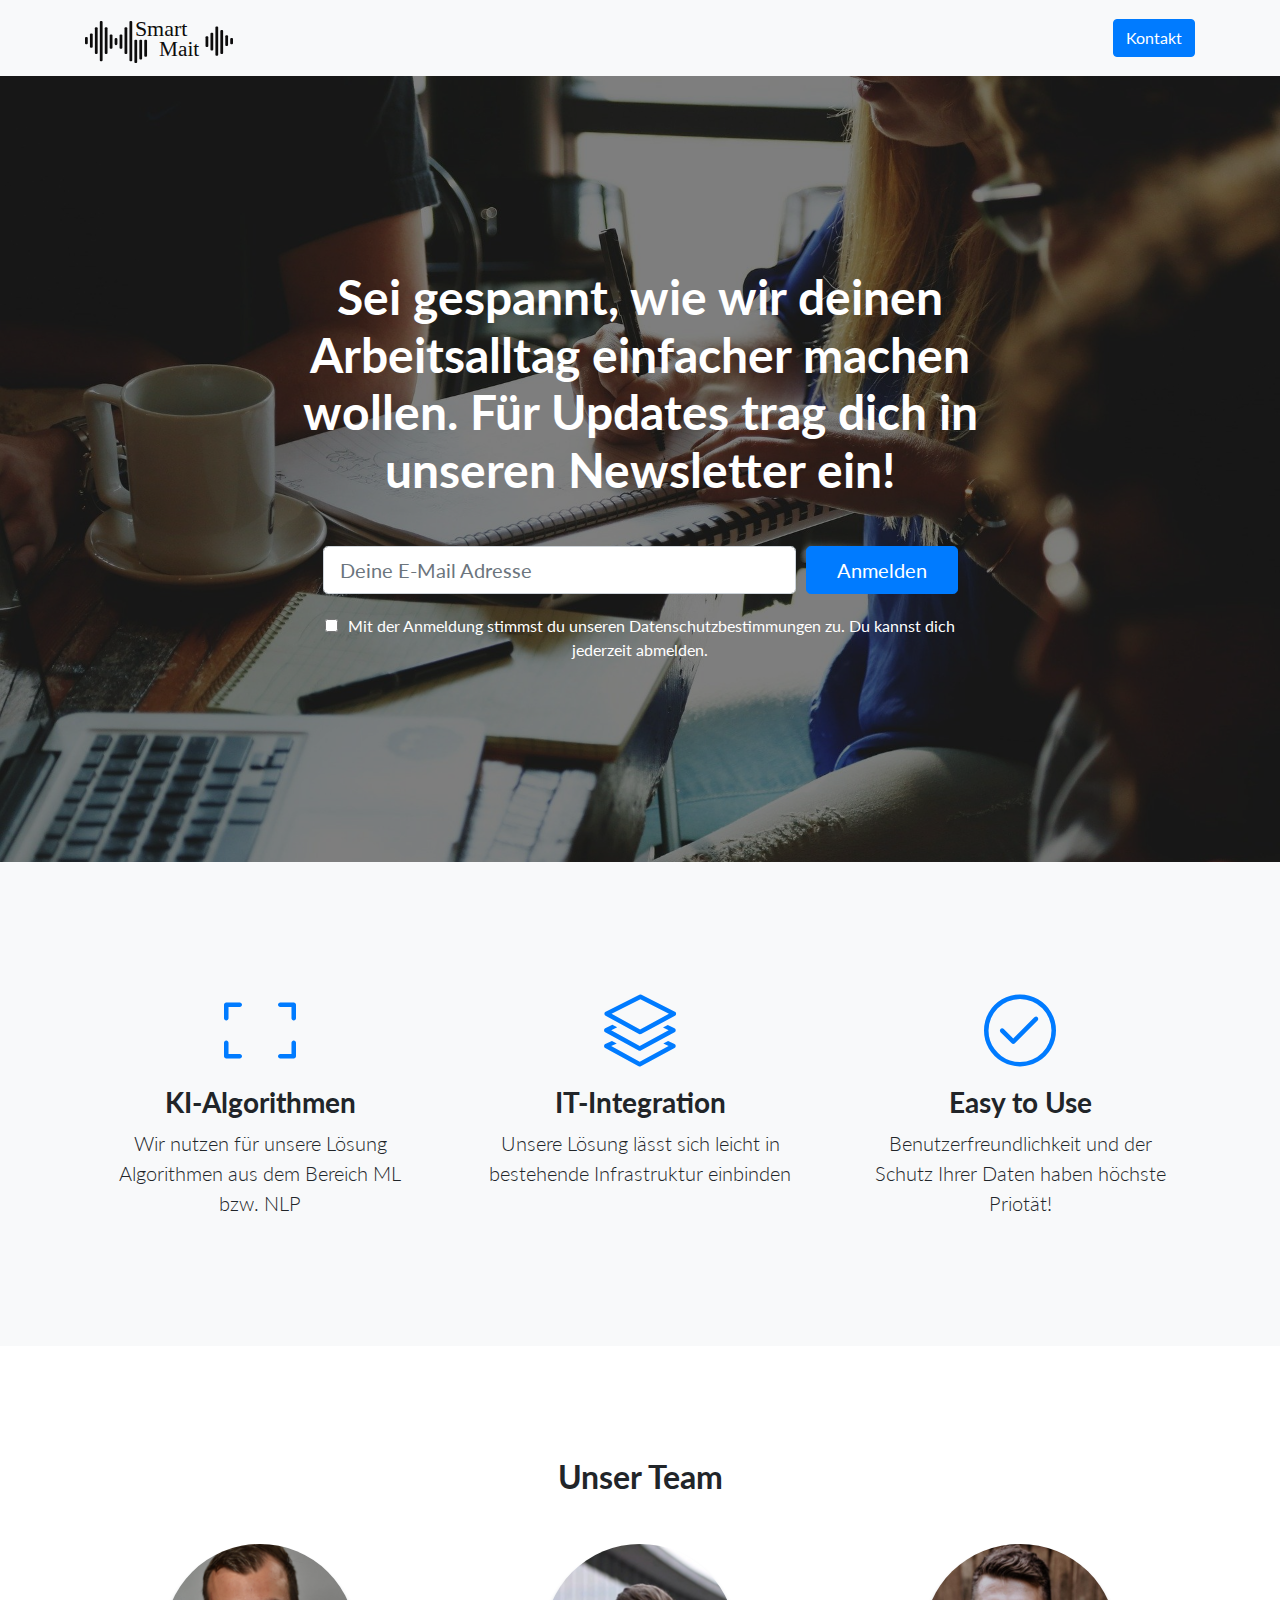
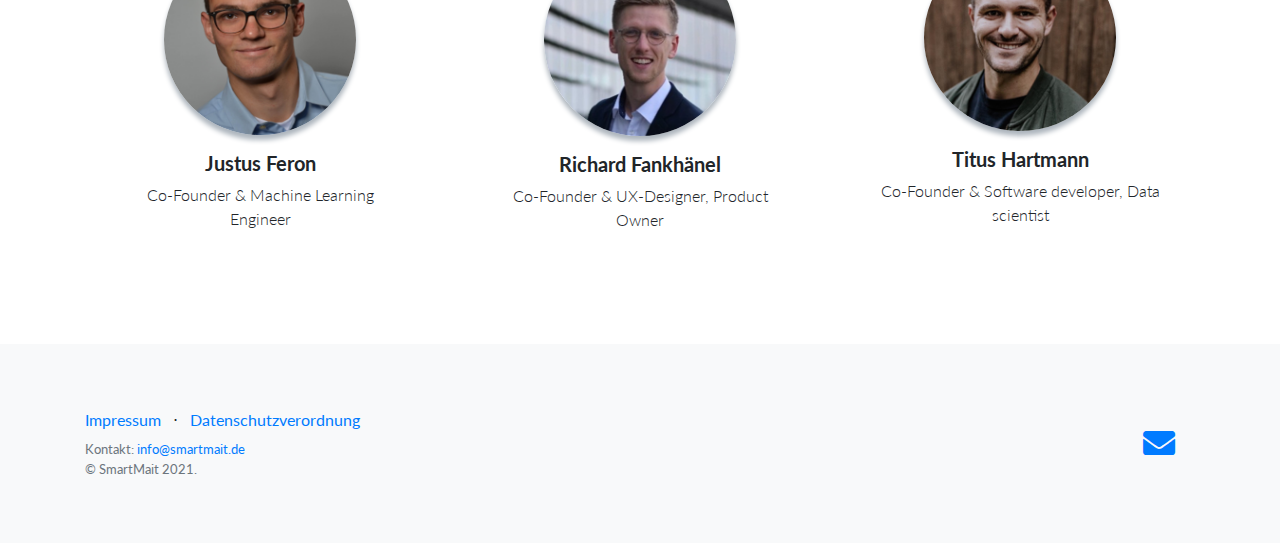
<file: index.html>
<!DOCTYPE html>
<html lang="de">
  <head>
    <meta charset="utf-8" />
    <meta
      name="viewport"
      content="width=device-width, initial-scale=1, shrink-to-fit=no"
    />
    <meta name="description" content="" />
    <meta name="author" content="Smartmait" />

    <title>Smartmait</title>

    <!-- favicon-->

    <link rel="apple-touch-icon" sizes="180x180" href="img/fav/apple-touch-icon.png" />
    <link rel="icon" type="image/png" sizes="32x32" href="img/fav/favicon-32x32.png" />
    <link rel="icon" type="image/png" sizes="16x16" href="img/fav/favicon-16x16.png" />
    <link rel="mask-icon" href="img/fav/safari-pinned-tab.svg" color="#5bbad5" />
    <meta name="msapplication-TileColor" content="#da532c" />


    <!-- Bootstrap core CSS -->
    <link href="vendor/bootstrap/css/bootstrap.min.css" rel="stylesheet" />

    <!-- Custom fonts for this template -->
    <link href="vendor/fontawesome-free/css/all.min.css" rel="stylesheet" />
    <link
      href="vendor/simple-line-icons/css/simple-line-icons.css"
      rel="stylesheet"
      type="text/css"
    />
    <link
      href="https://fonts.googleapis.com/css?family=Lato:300,400,700,300italic,400italic,700italic"
      rel="stylesheet"
      type="text/css"
    />

    <!-- Custom styles for this template -->
    <link href="css/landing-page.min.css" rel="stylesheet" />
    <!-- Mailchimp css-->

    <style type="text/css">
      #mc_embed_signup {
        clear: left;
      }
      /* Add your own Mailchimp form style overrides in your site stylesheet or in this style block.
   We recommend moving this block and the preceding CSS link to the HEAD of your HTML file. */
    </style>
    <style type="text/css">
      #mc-embedded-subscribe-form input[type="checkbox"] {
        display: inline;
        width: auto;
        margin-right: 10px;
      }
      #mergeRow-gdpr {
        margin-top: 20px;
      }
      #mergeRow-gdpr fieldset label {
        font-weight: normal;
      }
      #mc-embedded-subscribe-form .mc_fieldset {
        border: none;
        min-height: 0px;
        padding-bottom: 0px;
      }
    </style>
  </head>

  <body>
    <!-- Navigation -->
    <nav class="navbar navbar-light bg-light static-top">
      <div class="container">
        <a class="navbar-brand" href="/"
          ><img src="img/logo.svg" alt="Logo SmartMait" widht="208" height="50"
        /></a>
        <a class="btn btn-primary" href="mailto:info@smartmait.de"
          >Kontakt</a
        >
      </div>
    </nav>

    <!-- Masthead -->
    <header class="masthead text-white text-center">
      <div class="overlay"></div>
      <div class="container">
        <div class="row">
          <div class="col-xl-9 mx-auto">
            <h1 class="mb-5">
              Sei gespannt, wie wir deinen Arbeitsalltag einfacher machen wollen. Für Updates trag dich in unseren Newsletter ein!
              
            </h1>
          </div>
          <div class="col-md-10 col-lg-8 col-xl-7 mx-auto">
            <div id="mc_embed_signup">
              <form
                action="https://googlemail.us1.list-manage.com/subscribe/post?u=f90e72a5c51b2f3124bd402f5&amp;id=669c2860ce"
                method="post"
                id="mc-embedded-subscribe-form"
                name="mc-embedded-subscribe-form"
                class="validate"
                target="_blank"
                novalidate
              >
                <div id="mc_embed_signup_scroll">
                  <div class="form-row">
                    <div class="col-12 col-md-9 mb-2 mb-md-0">
                      <input
                        type="email"
                        value=""
                        name="EMAIL"
                        class="email form-control form-control-lg"
                        id="mce-EMAIL"
                        placeholder="Deine E-Mail Adresse"
                        required
                      />
                    </div>
                    <div class="col-12 col-md-3">
                      <input
                        type="submit"
                        value="Anmelden"
                        name="subscribe"
                        id="mc-embedded-subscribe"
                        class="button btn btn-block btn-lg btn-primary"
                      />
                    </div>
                  </div>

                  <div
                    id="mergeRow-gdpr"
                    class="mergeRow gdpr-mergeRow content__gdprBlock mc-field-group"
                  >
                    <div class="content__gdpr">
                      <fieldset
                        class="mc_fieldset gdprRequired mc-field-group"
                        name="interestgroup_field"
                      >
                        <label class="checkbox subfield" for="gdpr_44710"
                          ><input
                            type="checkbox"
                            id="gdpr_44710"
                            name="gdpr[44710]"
                            value="Y"
                            class="av-checkbox gdpr"
                          /><span
                            >Mit der Anmeldung stimmst du unseren
                            <a href="/datenschutz" style="color: white"
                              >Datenschutzbestimmungen</a
                            >
                            zu. Du kannst dich jederzeit abmelden.</span
                          >
                        </label>
                      </fieldset>
                    </div>
                  </div>
                  <!-- real people should not fill this in and expect good things - do not remove this or risk form bot signups-->
                  <div
                    style="position: absolute; left: -5000px"
                    aria-hidden="true"
                  >
                    <input
                      type="text"
                      name="b_f90e72a5c51b2f3124bd402f5_669c2860ce"
                      tabindex="-1"
                      value=""
                    />
                  </div>
                </div>
              </form>
            </div>
          </div>
        </div>
      </div>
    </header>

    <!-- Icons Grid -->
    <!-- 

      Für neue Icons: 
      https://simplelineicons.github.io/
      z.B.
      <i class="icon-screen-desktop m-auto text-primary"></i>
      ändern zu 
      <i class="icon-note m-auto text-primary"></i>

    -->
    <section class="features-icons bg-light text-center">
      <div class="container">
        <div class="row">
          <div class="col-lg-4">
            <div class="features-icons-item mx-auto mb-5 mb-lg-0 mb-lg-3">
              <div class="features-icons-icon d-flex">
                <i class="icon-frame m-auto text-primary"></i>
              </div>
              <h3>KI-Algorithmen</h3>
              <p class="lead mb-0">
                Wir nutzen für unsere Lösung Algorithmen aus dem Bereich ML bzw. NLP
              </p>
            </div>
          </div>
          <div class="col-lg-4">
            <div class="features-icons-item mx-auto mb-5 mb-lg-0 mb-lg-3">
              <div class="features-icons-icon d-flex">
                <i class="icon-layers m-auto text-primary"></i>
              </div>
              <h3>IT-Integration</h3>
              <p class="lead mb-0">
                Unsere Lösung lässt sich leicht in bestehende Infrastruktur einbinden
              </p>
            </div>
          </div>
          <div class="col-lg-4">
            <div class="features-icons-item mx-auto mb-0 mb-lg-3">
              <div class="features-icons-icon d-flex">
                <i class="icon-check m-auto text-primary"></i>
              </div>
              <h3>Easy to Use</h3>
              <p class="lead mb-0">
                Benutzerfreundlichkeit und der Schutz Ihrer Daten haben höchste Priotät!
              </p>
            </div>
          </div>
        </div>
      </div>
    </section>

    <!-- Image Showcases -->
    <!--section class="showcase">
    <div class="container-fluid p-0">
      <div class="row no-gutters">

        <div class="col-lg-6 order-lg-2 text-white showcase-img" style="background-image: url('img/bg-showcase-1.jpg');"></div>
        <div class="col-lg-6 order-lg-1 my-auto showcase-text">
          <h2>Fully Responsive Design</h2>
          <p class="lead mb-0">When you use a theme created by Start Bootstrap, you know that the theme will look great on any device, whether it's a phone, tablet, or desktop the page will behave responsively!</p>
        </div>
      </div>
      <div class="row no-gutters">
        <div class="col-lg-6 text-white showcase-img" style="background-image: url('img/bg-showcase-2.jpg');"></div>
        <div class="col-lg-6 my-auto showcase-text">
          <h2>Updated For Bootstrap 4</h2>
          <p class="lead mb-0">Newly improved, and full of great utility classes, Bootstrap 4 is leading the way in mobile responsive web development! All of the themes on Start Bootstrap are now using Bootstrap 4!</p>
        </div>
      </div>
      <div class="row no-gutters">
        <div class="col-lg-6 order-lg-2 text-white showcase-img" style="background-image: url('img/bg-showcase-3.jpg');"></div>
        <div class="col-lg-6 order-lg-1 my-auto showcase-text">
          <h2>Easy to Use &amp; Customize</h2>
          <p class="lead mb-0">Landing Page is just HTML and CSS with a splash of SCSS for users who demand some deeper customization options. Out of the box, just add your content and images, and your new landing page will be ready to go!</p>
        </div>
      </div>
    </div>
  </section-->

    <!-- Testimonials -->
    <section class="testimonials text-center">
      <div class="container">
        <h2 class="mb-5">Unser Team</h2>
        <div class="row">
          <div class="col-lg-4">
            <div class="testimonial-item mx-auto mb-5 mb-lg-0">
              <img
                class="img-fluid rounded-circle mb-3"
                src="img/Bild1.png"
                alt=""
              />
              <h5>Justus Feron</h5>
              <p class="font-weight-light mb-0">
                Co-Founder & Machine Learning Engineer
              </p>
            </div>
          </div>
          <div class="col-lg-4">
            <div class="testimonial-item mx-auto mb-5 mb-lg-0">
              <img
                class="img-fluid rounded-circle mb-3"
                src="img/Bild2.png"
                alt=""
              />
              <h5>Richard Fankhänel</h5>
              <p class="font-weight-light mb-0">
                Co-Founder & UX-Designer, Product Owner
              </p>
            </div>
          </div>
          <div class="col-lg-4">
            <div class="testimonial-item mx-auto mb-5 mb-lg-0">
              <img
                class="img-fluid rounded-circle mb-3"
                src="img/Bild3.png"
                alt=""
              />
              <h5>Titus Hartmann</h5>
              <p class="font-weight-light mb-0">
                Co-Founder & Software developer, Data scientist
              </p>
            </div>
          </div>
        </div>
      </div>
    </section>

    <!-- Call to Action -->

    <!--section class="call-to-action text-white text-center">
      <div class="overlay"></div>
      <div class="container">
        <div class="row">
          <div class="col-xl-9 mx-auto">
            <h2 class="mb-4">Ready to get started? Sign up now!</h2>
          </div>
          <div class="col-md-10 col-lg-8 col-xl-7 mx-auto">
            <form>
              <div class="form-row">
                <div class="col-12 col-md-9 mb-2 mb-md-0">
                  <input
                    type="email"
                    class="form-control form-control-lg"
                    placeholder="Enter your email..."
                  />
                </div>
                <div class="col-12 col-md-3">
                  <button
                    type="submit"
                    class="btn btn-block btn-lg btn-primary"
                  >
                    Sign up!
                  </button>
                </div>
              </div>
            </form>
          </div>
        </div>
      </div>
    </section-->

    <!-- Footer -->
    <footer class="footer bg-light">
      <div class="container">
        <div class="row">
          <div class="col-lg-6 h-100 text-center text-lg-left my-auto">
            <ul class="list-inline mb-2">
              <li class="list-inline-item">
                <a href="impressum">Impressum</a>
              </li>
              <li class="list-inline-item">&sdot;</li>
              <li class="list-inline-item">
                <a href="datenschutz">Datenschutzverordnung</a>
              </li>
            </ul>
            <p class="text-muted small mb-4 mb-lg-0">
              Kontakt: <a href="mailto:info@smartmait.de">info@smartmait.de</a
              ><br />
              &copy; SmartMait 2021.
            </p>
          </div>
          <div class="col-lg-6 h-100 text-center text-lg-right my-auto">
            <ul class="list-inline mb-0">
              <li class="list-inline-item mr-3">
                <a href="mailto:info@smartmait.de">
                  <i class="fas fa-envelope fa-2x fa-fw"></i>
                </a>
              </li>
            </ul>
          </div>
        </div>
      </div>
    </footer>

    <!-- Bootstrap core JavaScript -->
    <script src="vendor/jquery/jquery.min.js"></script>
    <script src="vendor/bootstrap/js/bootstrap.bundle.min.js"></script>
  </body>
</html>
</file>
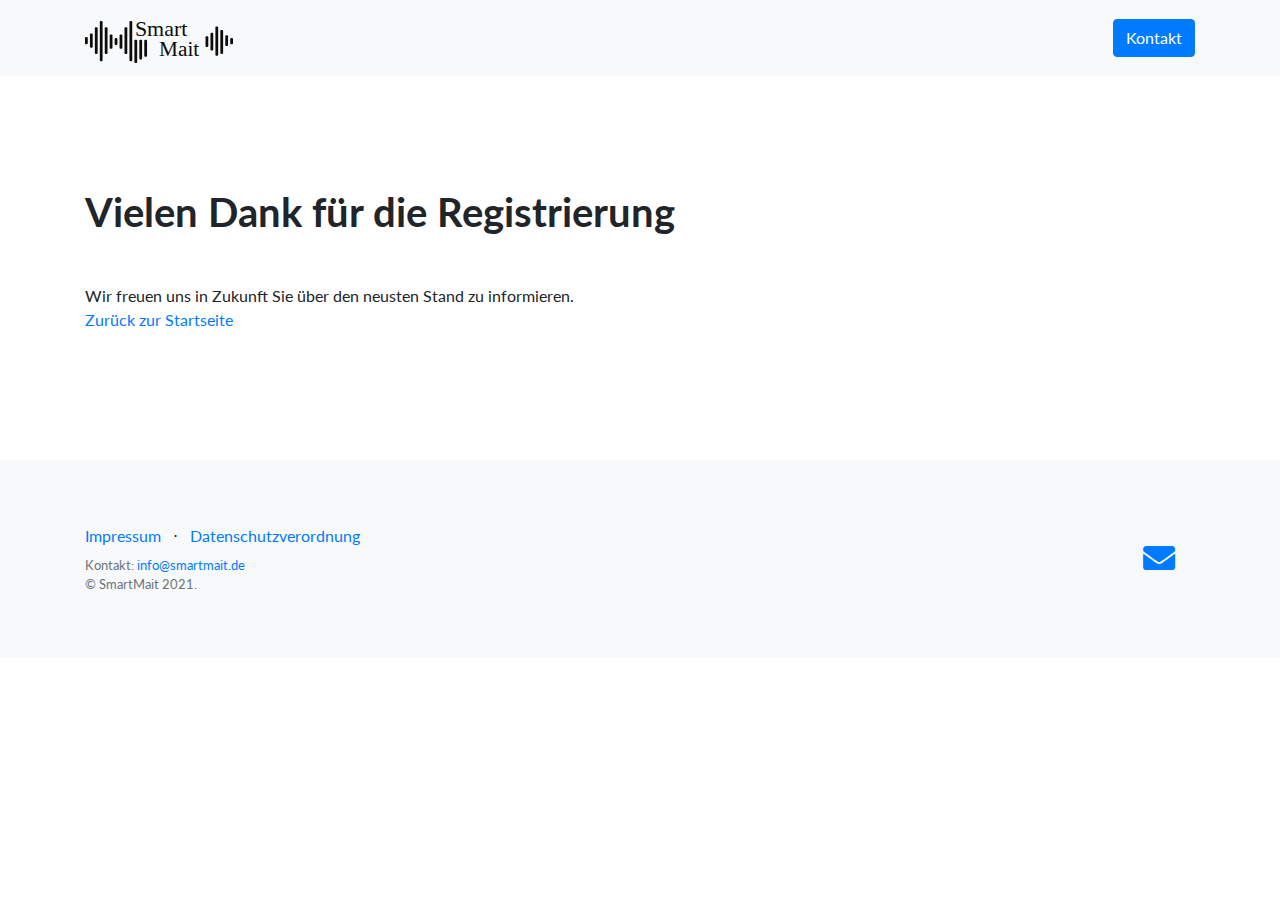
<file: danke.html>
﻿<!DOCTYPE html>
<html lang="de">
  <head>
    <meta charset="utf-8" />
    <meta
      name="viewport"
      content="width=device-width, initial-scale=1, shrink-to-fit=no"
    />
    <meta name="description" content="" />
    <meta name="author" content="Smartmait" />

    <title>Smartmait</title>

    <!-- favicon-->

    <link
      rel="apple-touch-icon"
      sizes="180x180"
      href="img/fav/apple-touch-icon.png"
    />
    <link
      rel="icon"
      type="image/png"
      sizes="32x32"
      href="img/fav/favicon-32x32.png"
    />
    <link
      rel="icon"
      type="image/png"
      sizes="16x16"
      href="img/fav/favicon-16x16.png"
    />
    <link
      rel="mask-icon"
      href="img/fav/safari-pinned-tab.svg"
      color="#5bbad5"
    />
    <meta name="msapplication-TileColor" content="#da532c" />

    <!-- Bootstrap core CSS -->
    <link href="vendor/bootstrap/css/bootstrap.min.css" rel="stylesheet" />

    <!-- Custom fonts for this template -->
    <link href="vendor/fontawesome-free/css/all.min.css" rel="stylesheet" />
    <link
      href="vendor/simple-line-icons/css/simple-line-icons.css"
      rel="stylesheet"
      type="text/css"
    />
    <link
      href="https://fonts.googleapis.com/css?family=Lato:300,400,700,300italic,400italic,700italic"
      rel="stylesheet"
      type="text/css"
    />

    <!-- Custom styles for this template -->
    <link href="css/landing-page.min.css" rel="stylesheet" />

    <!-- Mailchimp css-->

    <style type="text/css">
      #mc_embed_signup {
        clear: left;
      }
      /* Add your own Mailchimp form style overrides in your site stylesheet or in this style block.
   We recommend moving this block and the preceding CSS link to the HEAD of your HTML file. */
    </style>
    <style type="text/css">
      #mc-embedded-subscribe-form input[type="checkbox"] {
        display: inline;
        width: auto;
        margin-right: 10px;
      }
      #mergeRow-gdpr {
        margin-top: 20px;
      }
      #mergeRow-gdpr fieldset label {
        font-weight: normal;
      }
      #mc-embedded-subscribe-form .mc_fieldset {
        border: none;
        min-height: 0px;
        padding-bottom: 0px;
      }
    </style>
  </head>

  <body>
    <!-- Navigation -->
    <nav class="navbar navbar-light bg-light static-top">
      <div class="container">
        <a class="navbar-brand" href="/"
          ><img src="img/logo.svg" alt="Logo SmartMait" widht="208" height="50"
        /></a>
        <a class="btn btn-primary" href="mailto:info@smartmait.de"
          >Kontakt</a
        >
      </div>
    </nav>

    <!-- Testimonials -->
    <section class="testimonials">
      <div class="container">
        <h1 class="mb-5">Vielen Dank für die Registrierung</h1>
        <p>Wir freuen uns in Zukunft Sie über den neusten Stand zu informieren. <br /> <a href="/">Zurück zur Startseite</a></p>
      </div>
    </section>

    <!-- Call to Action -->

    <!--section class="call-to-action text-white text-center">
      <div class="overlay"></div>
      <div class="container">
        <div class="row">
          <div class="col-xl-9 mx-auto">
            <h2 class="mb-4">Ready to get started? Sign up now!</h2>
          </div>
          <div class="col-md-10 col-lg-8 col-xl-7 mx-auto">
            <form>
              <div class="form-row">
                <div class="col-12 col-md-9 mb-2 mb-md-0">
                  <input
                    type="email"
                    class="form-control form-control-lg"
                    placeholder="Enter your email..."
                  />
                </div>
                <div class="col-12 col-md-3">
                  <button
                    type="submit"
                    class="btn btn-block btn-lg btn-primary"
                  >
                    Sign up!
                  </button>
                </div>
              </div>
            </form>
          </div>
        </div>
      </div>
    </section-->

    <!-- Footer -->
    <footer class="footer bg-light">
      <div class="container">
        <div class="row">
          <div class="col-lg-6 h-100 text-center text-lg-left my-auto">
            <ul class="list-inline mb-2">
              <li class="list-inline-item">
                <a href="/impressum">Impressum</a>
              </li>
              <li class="list-inline-item">&sdot;</li>
              <li class="list-inline-item">
                <a href="/datenschutz">Datenschutzverordnung</a>
              </li>
            </ul>
            <p class="text-muted small mb-4 mb-lg-0">
              Kontakt: <a href="mailto:info@smartmait.de">info@smartmait.de</a
              ><br />
              &copy; SmartMait 2021.
            </p>
          </div>
          <div class="col-lg-6 h-100 text-center text-lg-right my-auto">
            <ul class="list-inline mb-0">
              <li class="list-inline-item mr-3">
                <a href="mailto:info@smartmait.de">
                  <i class="fas fa-envelope fa-2x fa-fw"></i>
                </a>
              </li>
            </ul>
          </div>
        </div>
      </div>
    </footer>

    <!-- Bootstrap core JavaScript -->
    <script src="vendor/jquery/jquery.min.js"></script>
    <script src="vendor/bootstrap/js/bootstrap.bundle.min.js"></script>
  </body>
</html>
</file>
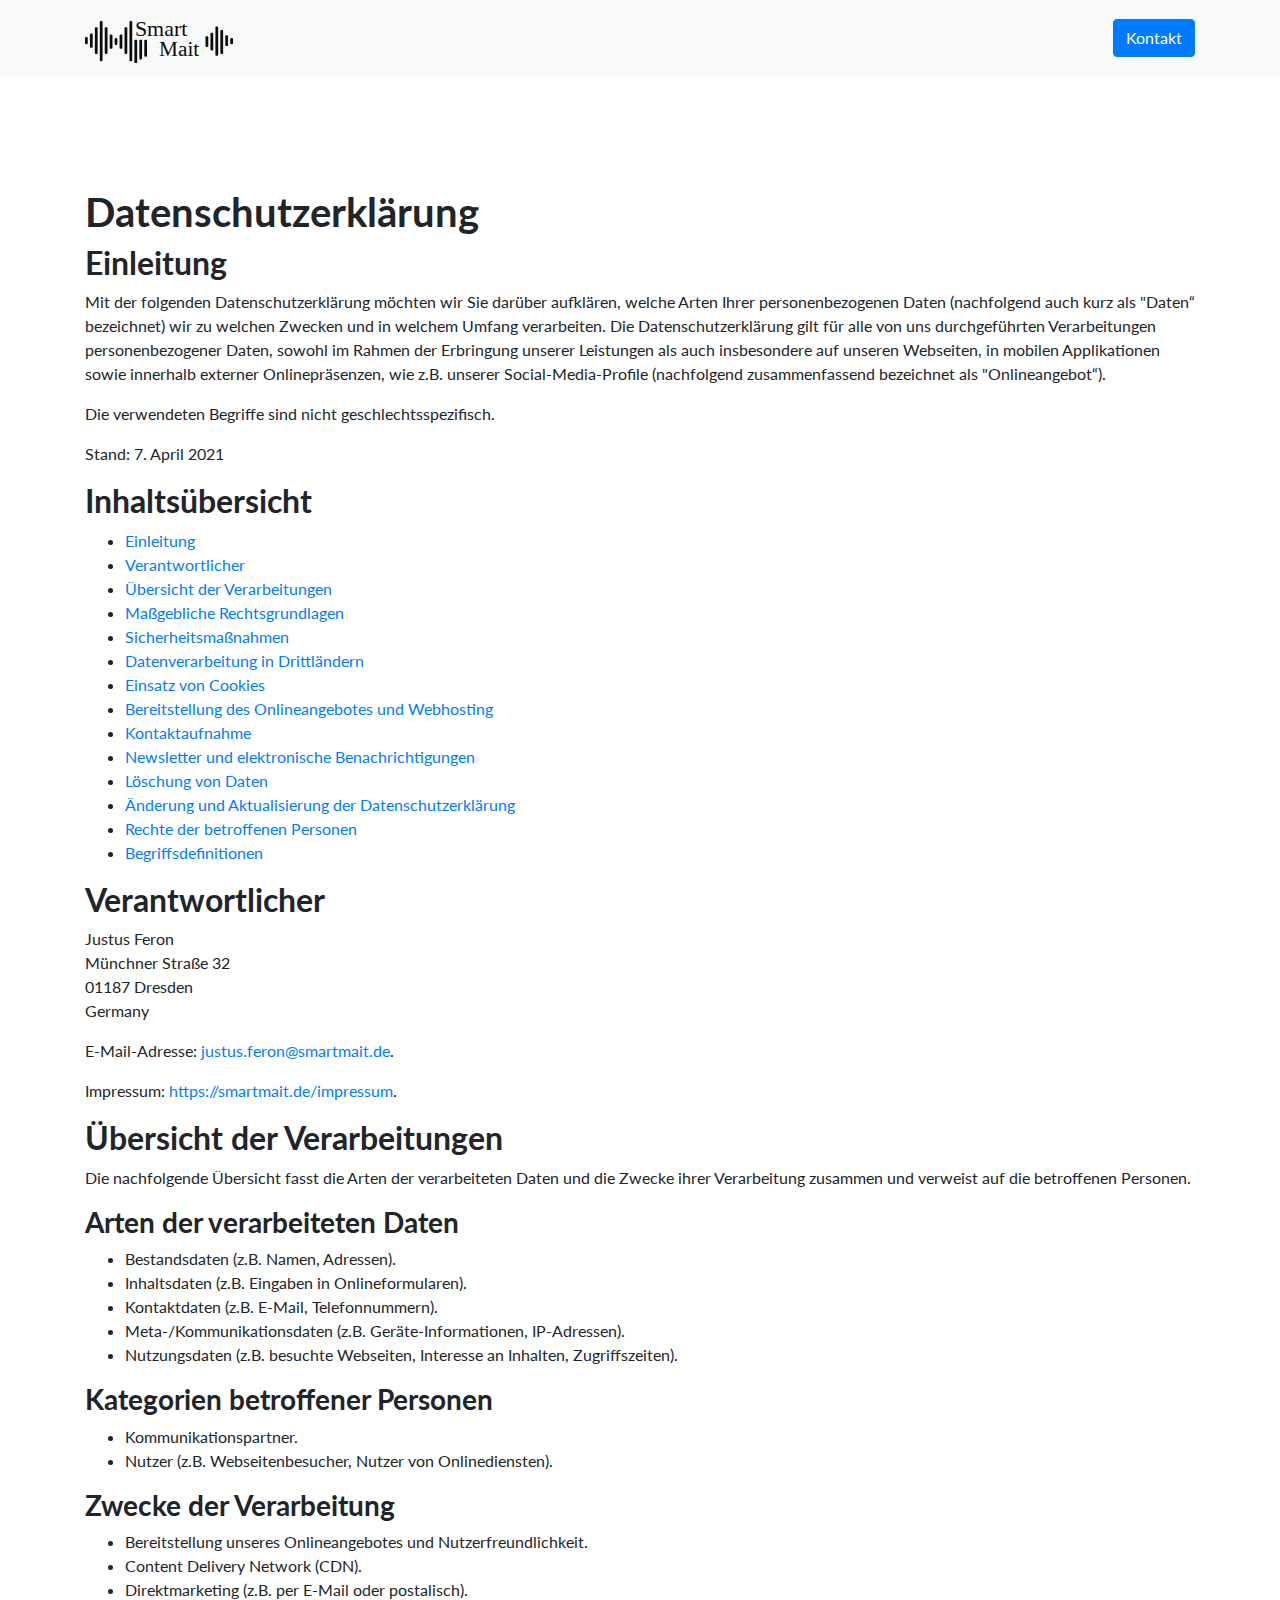
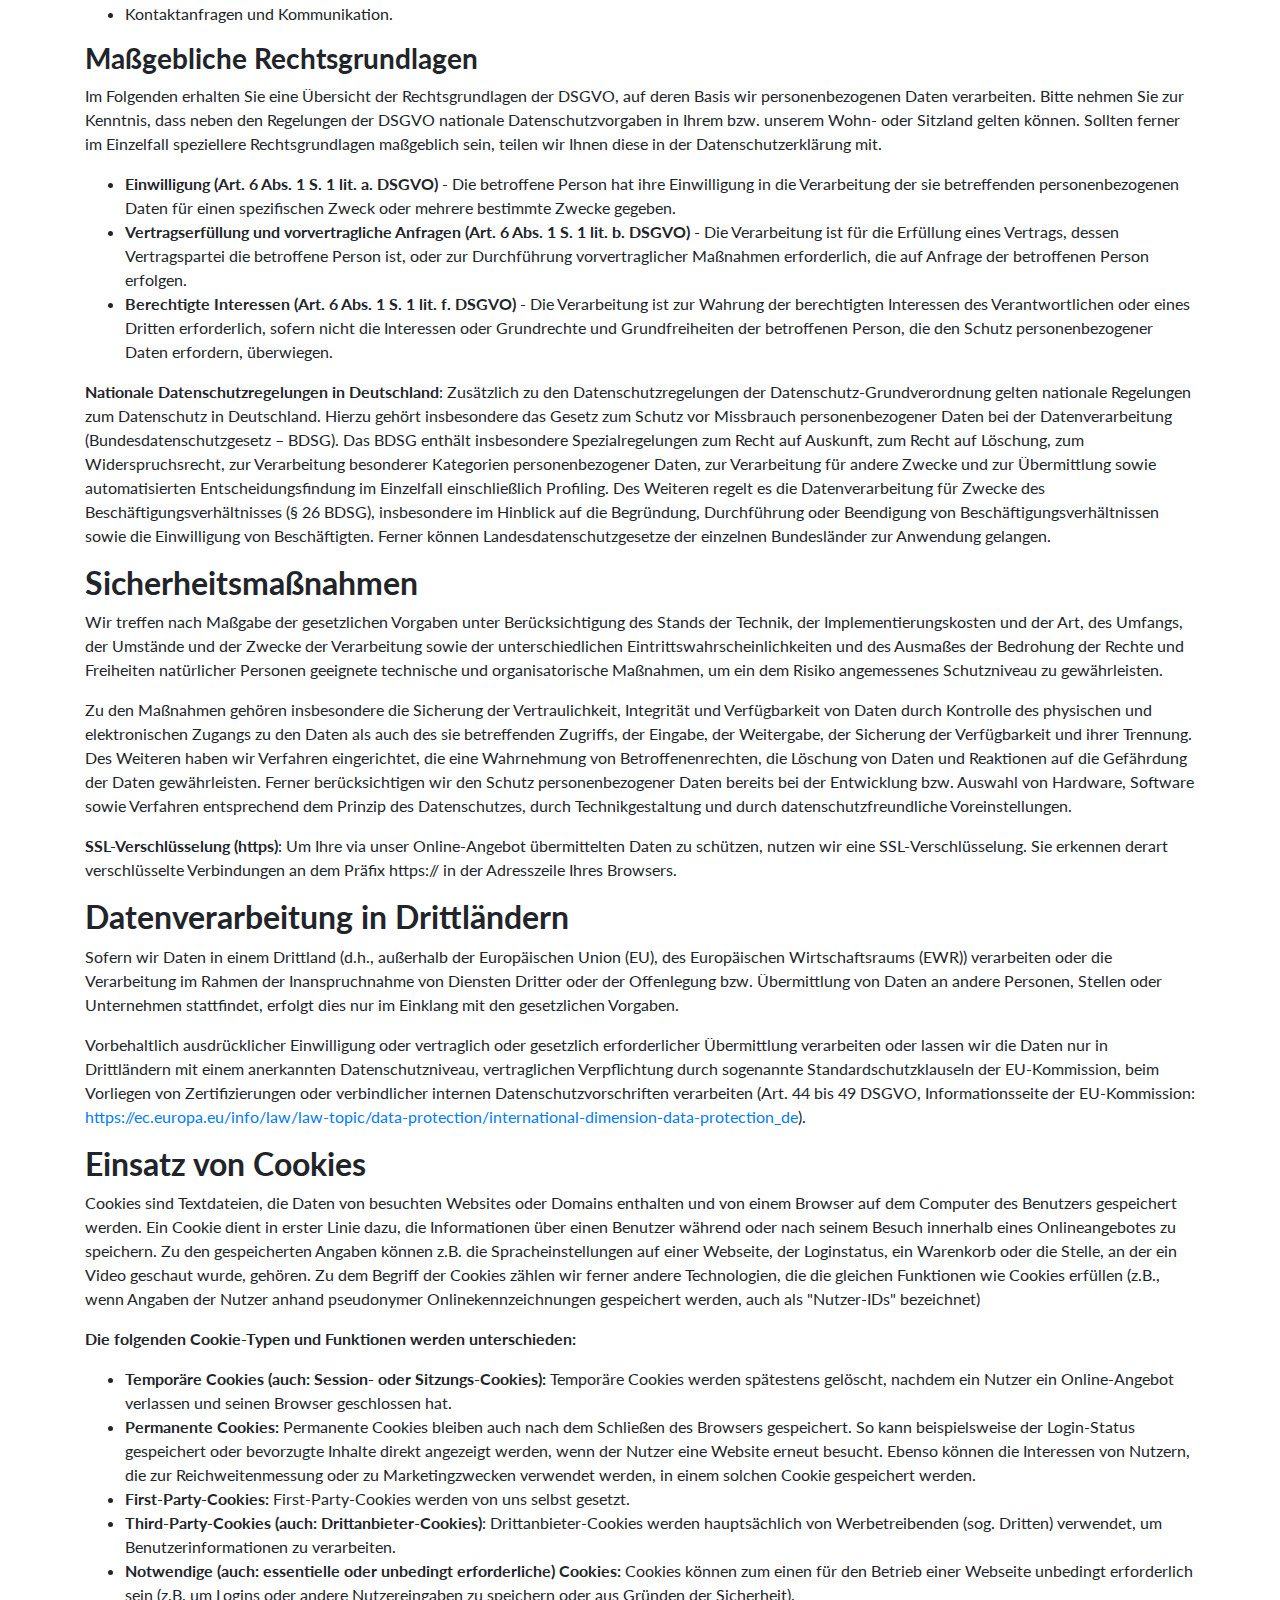
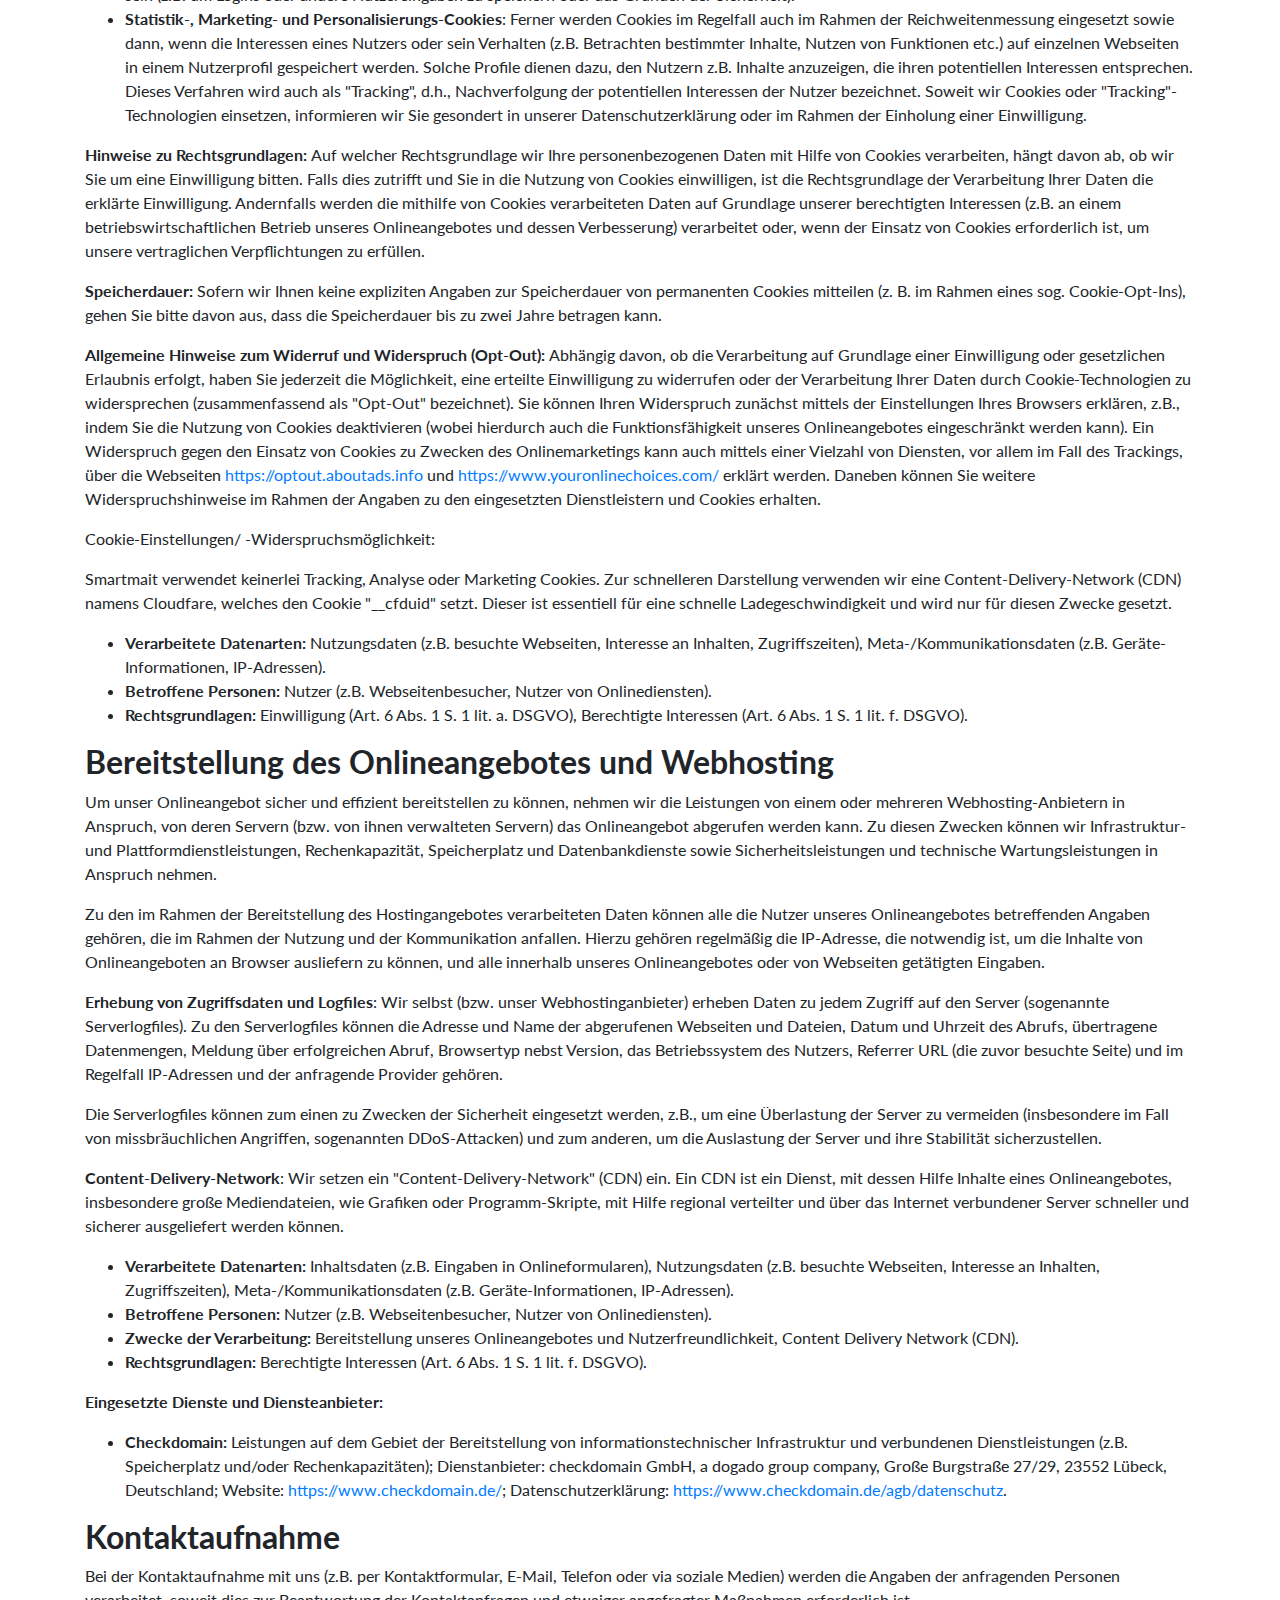
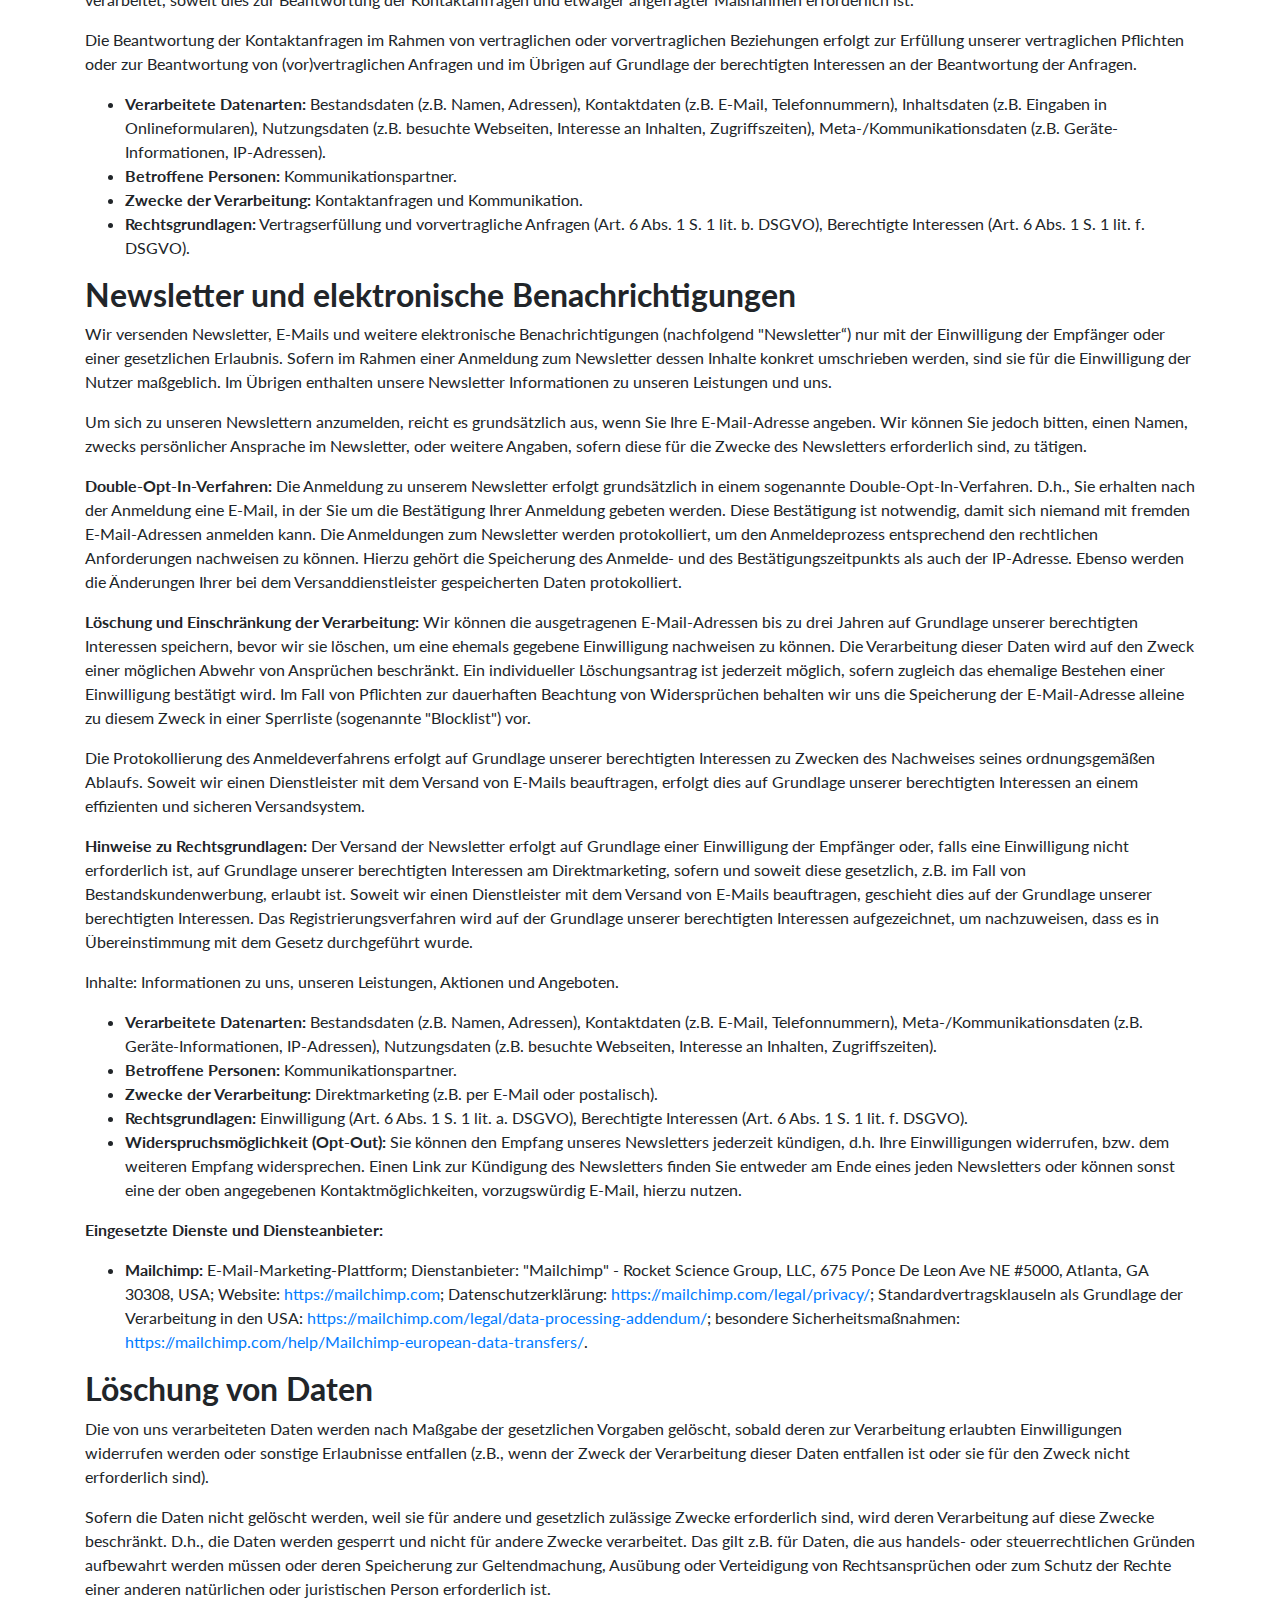
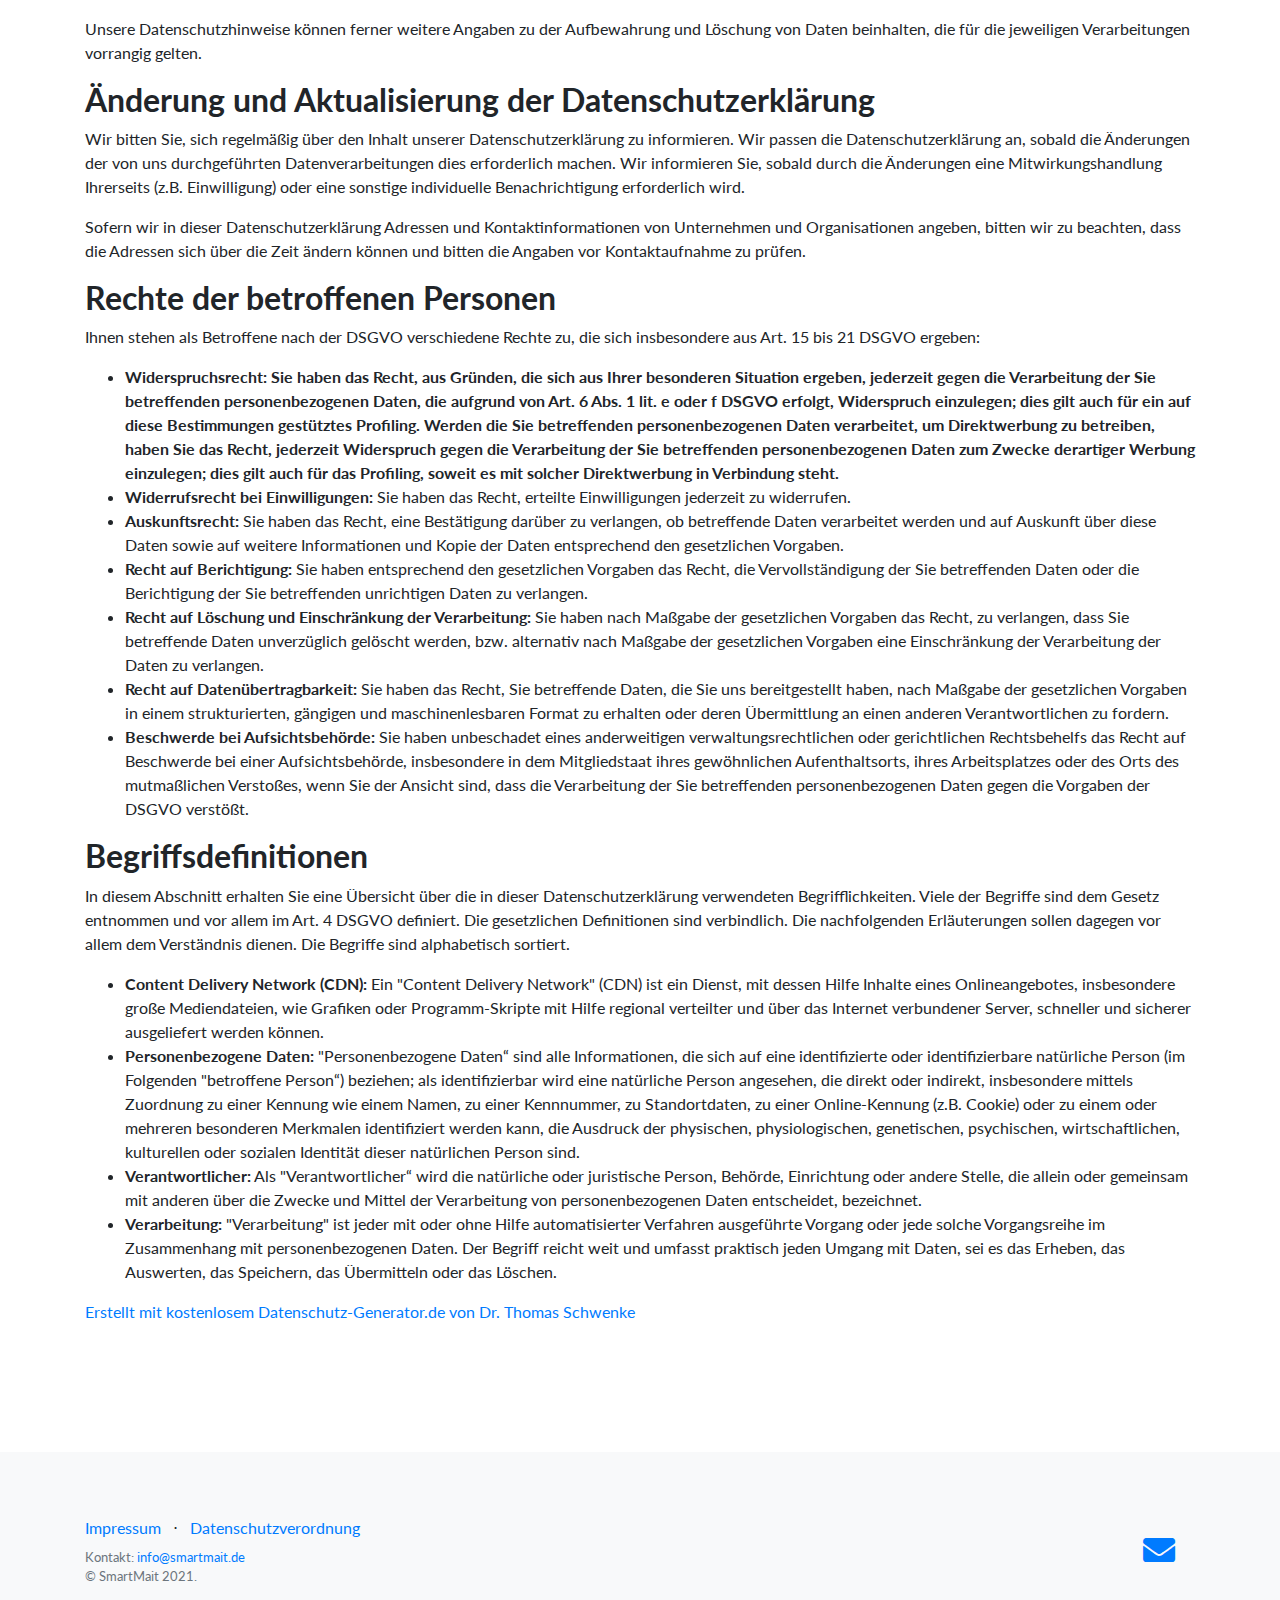
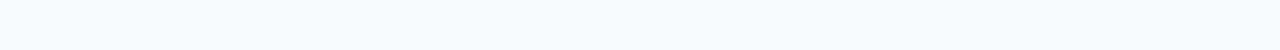
<file: datenschutz.html>
<!DOCTYPE html>
<html lang="de">
  <head>
    <meta charset="utf-8" />
    <meta
      name="viewport"
      content="width=device-width, initial-scale=1, shrink-to-fit=no"
    />
    <meta name="description" content="" />
    <meta name="author" content="Smartmait" />

    <title>Smartmait</title>

    <!-- favicon-->

    <link
      rel="apple-touch-icon"
      sizes="180x180"
      href="img/fav/apple-touch-icon.png"
    />
    <link
      rel="icon"
      type="image/png"
      sizes="32x32"
      href="img/fav/favicon-32x32.png"
    />
    <link
      rel="icon"
      type="image/png"
      sizes="16x16"
      href="img/fav/favicon-16x16.png"
    />
    <link
      rel="mask-icon"
      href="img/fav/safari-pinned-tab.svg"
      color="#5bbad5"
    />
    <meta name="msapplication-TileColor" content="#da532c" />

    <!-- Bootstrap core CSS -->
    <link href="vendor/bootstrap/css/bootstrap.min.css" rel="stylesheet" />

    <!-- Custom fonts for this template -->
    <link href="vendor/fontawesome-free/css/all.min.css" rel="stylesheet" />
    <link
      href="vendor/simple-line-icons/css/simple-line-icons.css"
      rel="stylesheet"
      type="text/css"
    />
    <link
      href="https://fonts.googleapis.com/css?family=Lato:300,400,700,300italic,400italic,700italic"
      rel="stylesheet"
      type="text/css"
    />

    <!-- Custom styles for this template -->
    <link href="css/landing-page.min.css" rel="stylesheet" />

    <!-- Mailchimp css-->

    <style type="text/css">
      #mc_embed_signup {
        clear: left;
      }
      /* Add your own Mailchimp form style overrides in your site stylesheet or in this style block.
   We recommend moving this block and the preceding CSS link to the HEAD of your HTML file. */
    </style>
    <style type="text/css">
      #mc-embedded-subscribe-form input[type="checkbox"] {
        display: inline;
        width: auto;
        margin-right: 10px;
      }
      #mergeRow-gdpr {
        margin-top: 20px;
      }
      #mergeRow-gdpr fieldset label {
        font-weight: normal;
      }
      #mc-embedded-subscribe-form .mc_fieldset {
        border: none;
        min-height: 0px;
        padding-bottom: 0px;
      }
    </style>
  </head>

  <body>
    <!-- Navigation -->
    <nav class="navbar navbar-light bg-light static-top">
      <div class="container">
        <a class="navbar-brand" href="/"
          ><img src="img/logo.svg" alt="Logo SmartMait" widht="208" height="50"
        /></a>
        <a class="btn btn-primary" href="mailto:info@smartmait.de"
          >Kontakt</a
        >
      </div>
    </nav>

    <!-- Testimonials -->
    <section class="testimonials">
      <div class="container">
<h1>Datenschutzerklärung</h1>
<h2>Einleitung</h2>
<p>Mit der folgenden Datenschutzerklärung möchten wir Sie darüber aufklären, welche Arten Ihrer personenbezogenen Daten (nachfolgend auch kurz als "Daten“ bezeichnet) wir zu welchen Zwecken und in welchem Umfang verarbeiten. Die Datenschutzerklärung gilt für alle von uns durchgeführten Verarbeitungen personenbezogener Daten, sowohl im Rahmen der Erbringung unserer Leistungen als auch insbesondere auf unseren Webseiten, in mobilen Applikationen sowie innerhalb externer Onlinepräsenzen, wie z.B. unserer Social-Media-Profile (nachfolgend zusammenfassend bezeichnet als "Onlineangebot“).</p>
<p>Die verwendeten Begriffe sind nicht geschlechtsspezifisch.</p>
<p>Stand: 7. April 2021</p><h2>Inhaltsübersicht</h2> <ul class="index"><li><a class="index-link" href="#m14">Einleitung</a></li><li><a class="index-link" href="#m3">Verantwortlicher</a></li><li><a class="index-link" href="#mOverview">Übersicht der Verarbeitungen</a></li><li><a class="index-link" href="#m13">Maßgebliche Rechtsgrundlagen</a></li><li><a class="index-link" href="#m27">Sicherheitsmaßnahmen</a></li><li><a class="index-link" href="#m24">Datenverarbeitung in Drittländern</a></li><li><a class="index-link" href="#m134">Einsatz von Cookies</a></li><li><a class="index-link" href="#m225">Bereitstellung des Onlineangebotes und Webhosting</a></li><li><a class="index-link" href="#m182">Kontaktaufnahme</a></li><li><a class="index-link" href="#m17">Newsletter und elektronische Benachrichtigungen</a></li><li><a class="index-link" href="#m12">Löschung von Daten</a></li><li><a class="index-link" href="#m15">Änderung und Aktualisierung der Datenschutzerklärung</a></li><li><a class="index-link" href="#m10">Rechte der betroffenen Personen</a></li><li><a class="index-link" href="#m42">Begriffsdefinitionen</a></li></ul><h2 id="m3">Verantwortlicher</h2><p>Justus Feron<br>Münchner Straße 32<br>01187 Dresden<br>Germany</p>
<p>E-Mail-Adresse: <a href="mailto:justus.feron@smartmait.de">justus.feron@smartmait.de</a>.</p>
<p>Impressum: <a href="https://smartmait.de/impressum" target="_blank">https://smartmait.de/impressum</a>.</p>
<h2 id="mOverview">Übersicht der Verarbeitungen</h2><p>Die nachfolgende Übersicht fasst die Arten der verarbeiteten Daten und die Zwecke ihrer Verarbeitung zusammen und verweist auf die betroffenen Personen.</p><h3>Arten der verarbeiteten Daten</h3>
<ul><li>Bestandsdaten (z.B. Namen, Adressen).</li><li>Inhaltsdaten (z.B. Eingaben in Onlineformularen).</li><li>Kontaktdaten (z.B. E-Mail, Telefonnummern).</li><li>Meta-/Kommunikationsdaten (z.B. Geräte-Informationen, IP-Adressen).</li><li>Nutzungsdaten (z.B. besuchte Webseiten, Interesse an Inhalten, Zugriffszeiten).</li></ul><h3>Kategorien betroffener Personen</h3><ul><li>Kommunikationspartner.</li><li>Nutzer (z.B. Webseitenbesucher, Nutzer von Onlinediensten).</li></ul><h3>Zwecke der Verarbeitung</h3><ul><li>Bereitstellung unseres Onlineangebotes und Nutzerfreundlichkeit.</li><li>Content Delivery Network (CDN).</li><li>Direktmarketing (z.B. per E-Mail oder postalisch).</li><li>Kontaktanfragen und Kommunikation.</li></ul><h3 id="m13">Maßgebliche Rechtsgrundlagen</h3><p>Im Folgenden erhalten Sie eine Übersicht der Rechtsgrundlagen der DSGVO, auf deren Basis wir personenbezogenen Daten verarbeiten. Bitte nehmen Sie zur Kenntnis, dass neben den Regelungen der DSGVO nationale Datenschutzvorgaben in Ihrem bzw. unserem Wohn- oder Sitzland gelten können. Sollten ferner im Einzelfall speziellere Rechtsgrundlagen maßgeblich sein, teilen wir Ihnen diese in der Datenschutzerklärung mit.</p>
 <ul><li><strong>Einwilligung (Art. 6 Abs. 1 S. 1 lit. a. DSGVO)</strong> - Die betroffene Person hat ihre Einwilligung in die Verarbeitung der sie betreffenden personenbezogenen Daten für einen spezifischen Zweck oder mehrere bestimmte Zwecke gegeben.</li><li><strong>Vertragserfüllung und vorvertragliche Anfragen (Art. 6 Abs. 1 S. 1 lit. b. DSGVO)</strong> - Die Verarbeitung ist für die Erfüllung eines Vertrags, dessen Vertragspartei die betroffene Person ist, oder zur Durchführung vorvertraglicher Maßnahmen erforderlich, die auf Anfrage der betroffenen Person erfolgen.</li><li><strong>Berechtigte Interessen (Art. 6 Abs. 1 S. 1 lit. f. DSGVO)</strong> - Die Verarbeitung ist zur Wahrung der berechtigten Interessen des Verantwortlichen oder eines Dritten erforderlich, sofern nicht die Interessen oder Grundrechte und Grundfreiheiten der betroffenen Person, die den Schutz personenbezogener Daten erfordern, überwiegen.</li></ul><p><strong>Nationale Datenschutzregelungen in Deutschland</strong>: Zusätzlich zu den Datenschutzregelungen der Datenschutz-Grundverordnung gelten nationale Regelungen zum Datenschutz in Deutschland. Hierzu gehört insbesondere das Gesetz zum Schutz vor Missbrauch personenbezogener Daten bei der Datenverarbeitung (Bundesdatenschutzgesetz – BDSG). Das BDSG enthält insbesondere Spezialregelungen zum Recht auf Auskunft, zum Recht auf Löschung, zum Widerspruchsrecht, zur Verarbeitung besonderer Kategorien personenbezogener Daten, zur Verarbeitung für andere Zwecke und zur Übermittlung sowie automatisierten Entscheidungsfindung im Einzelfall einschließlich Profiling. Des Weiteren regelt es die Datenverarbeitung für Zwecke des Beschäftigungsverhältnisses (§ 26 BDSG), insbesondere im Hinblick auf die Begründung, Durchführung oder Beendigung von Beschäftigungsverhältnissen sowie die Einwilligung von Beschäftigten. Ferner können Landesdatenschutzgesetze der einzelnen Bundesländer zur Anwendung gelangen.</p>
 <h2 id="m27">Sicherheitsmaßnahmen</h2><p>Wir treffen nach Maßgabe der gesetzlichen Vorgaben unter Berücksichtigung des Stands der Technik, der Implementierungskosten und der Art, des Umfangs, der Umstände und der Zwecke der Verarbeitung sowie der unterschiedlichen Eintrittswahrscheinlichkeiten und des Ausmaßes der Bedrohung der Rechte und Freiheiten natürlicher Personen geeignete technische und organisatorische Maßnahmen, um ein dem Risiko angemessenes Schutzniveau zu gewährleisten.</p>
<p>Zu den Maßnahmen gehören insbesondere die Sicherung der Vertraulichkeit, Integrität und Verfügbarkeit von Daten durch Kontrolle des physischen und elektronischen Zugangs zu den Daten als auch des sie betreffenden Zugriffs, der Eingabe, der Weitergabe, der Sicherung der Verfügbarkeit und ihrer Trennung. Des Weiteren haben wir Verfahren eingerichtet, die eine Wahrnehmung von Betroffenenrechten, die Löschung von Daten und Reaktionen auf die Gefährdung der Daten gewährleisten. Ferner berücksichtigen wir den Schutz personenbezogener Daten bereits bei der Entwicklung bzw. Auswahl von Hardware, Software sowie Verfahren entsprechend dem Prinzip des Datenschutzes, durch Technikgestaltung und durch datenschutzfreundliche Voreinstellungen.</p>
<p><strong>SSL-Verschlüsselung (https)</strong>: Um Ihre via unser Online-Angebot übermittelten Daten zu schützen, nutzen wir eine SSL-Verschlüsselung. Sie erkennen derart verschlüsselte Verbindungen an dem Präfix https:// in der Adresszeile Ihres Browsers.</p>
<h2 id="m24">Datenverarbeitung in Drittländern</h2><p>Sofern wir Daten in einem Drittland (d.h., außerhalb der Europäischen Union (EU), des Europäischen Wirtschaftsraums (EWR)) verarbeiten oder die Verarbeitung im Rahmen der Inanspruchnahme von Diensten Dritter oder der Offenlegung bzw. Übermittlung von Daten an andere Personen, Stellen oder Unternehmen stattfindet, erfolgt dies nur im Einklang mit den gesetzlichen Vorgaben. </p>
<p>Vorbehaltlich ausdrücklicher Einwilligung oder vertraglich oder gesetzlich erforderlicher Übermittlung verarbeiten oder lassen wir die Daten nur in Drittländern mit einem anerkannten Datenschutzniveau, vertraglichen Verpflichtung durch sogenannte Standardschutzklauseln der EU-Kommission, beim Vorliegen von Zertifizierungen oder verbindlicher internen Datenschutzvorschriften verarbeiten  (Art. 44 bis 49 DSGVO, Informationsseite der EU-Kommission: <a href="https://ec.europa.eu/info/law/law-topic/data-protection/international-dimension-data-protection_de" target="_blank">https://ec.europa.eu/info/law/law-topic/data-protection/international-dimension-data-protection_de</a>).</p>
<h2 id="m134">Einsatz von Cookies</h2><p>Cookies sind Textdateien, die Daten von besuchten Websites oder Domains enthalten und von einem Browser auf dem Computer des Benutzers gespeichert werden. Ein Cookie dient in erster Linie dazu, die Informationen über einen Benutzer während oder nach seinem Besuch innerhalb eines Onlineangebotes zu speichern. Zu den gespeicherten Angaben können z.B. die Spracheinstellungen auf einer Webseite, der Loginstatus, ein Warenkorb oder die Stelle, an der ein Video geschaut wurde, gehören. Zu dem Begriff der Cookies zählen wir ferner andere Technologien, die die gleichen Funktionen wie Cookies erfüllen (z.B., wenn Angaben der Nutzer anhand pseudonymer Onlinekennzeichnungen gespeichert werden, auch als "Nutzer-IDs" bezeichnet)</p>
<p><strong>Die folgenden Cookie-Typen und Funktionen werden unterschieden:</strong></p><ul><li><strong>Temporäre Cookies (auch: Session- oder Sitzungs-Cookies):</strong>&nbsp;Temporäre Cookies werden spätestens gelöscht, nachdem ein Nutzer ein Online-Angebot verlassen und seinen Browser geschlossen hat.</li><li><strong>Permanente Cookies:</strong>&nbsp;Permanente Cookies bleiben auch nach dem Schließen des Browsers gespeichert. So kann beispielsweise der Login-Status gespeichert oder bevorzugte Inhalte direkt angezeigt werden, wenn der Nutzer eine Website erneut besucht. Ebenso können die Interessen von Nutzern, die zur Reichweitenmessung oder zu Marketingzwecken verwendet werden, in einem solchen Cookie gespeichert werden.</li><li><strong>First-Party-Cookies:</strong>&nbsp;First-Party-Cookies werden von uns selbst gesetzt.</li><li><strong>Third-Party-Cookies (auch: Drittanbieter-Cookies)</strong>: Drittanbieter-Cookies werden hauptsächlich von Werbetreibenden (sog. Dritten) verwendet, um Benutzerinformationen zu verarbeiten.</li><li><strong>Notwendige (auch: essentielle oder unbedingt erforderliche) Cookies:</strong> Cookies können zum einen für den Betrieb einer Webseite unbedingt erforderlich sein (z.B. um Logins oder andere Nutzereingaben zu speichern oder aus Gründen der Sicherheit).</li><li><strong>Statistik-, Marketing- und Personalisierungs-Cookies</strong>: Ferner werden Cookies im Regelfall auch im Rahmen der Reichweitenmessung eingesetzt sowie dann, wenn die Interessen eines Nutzers oder sein Verhalten (z.B. Betrachten bestimmter Inhalte, Nutzen von Funktionen etc.) auf einzelnen Webseiten in einem Nutzerprofil gespeichert werden. Solche Profile dienen dazu, den Nutzern z.B. Inhalte anzuzeigen, die ihren potentiellen Interessen entsprechen. Dieses Verfahren wird auch als "Tracking", d.h., Nachverfolgung der potentiellen Interessen der Nutzer bezeichnet. Soweit wir Cookies oder "Tracking"-Technologien einsetzen, informieren wir Sie gesondert in unserer Datenschutzerklärung oder im Rahmen der Einholung einer Einwilligung.</li></ul><p><strong>Hinweise zu Rechtsgrundlagen: </strong> Auf welcher Rechtsgrundlage wir Ihre personenbezogenen Daten mit Hilfe von Cookies verarbeiten, hängt davon ab, ob wir Sie um eine Einwilligung bitten. Falls dies zutrifft und Sie in die Nutzung von Cookies einwilligen, ist die Rechtsgrundlage der Verarbeitung Ihrer Daten die erklärte Einwilligung. Andernfalls werden die mithilfe von Cookies verarbeiteten Daten auf Grundlage unserer berechtigten Interessen (z.B. an einem betriebswirtschaftlichen Betrieb unseres Onlineangebotes und dessen Verbesserung) verarbeitet oder, wenn der Einsatz von Cookies erforderlich ist, um unsere vertraglichen Verpflichtungen zu erfüllen.</p>
<p><strong>Speicherdauer: </strong>Sofern wir Ihnen keine expliziten Angaben zur Speicherdauer von permanenten Cookies mitteilen (z. B. im Rahmen eines sog. Cookie-Opt-Ins), gehen Sie bitte davon aus, dass die Speicherdauer bis zu zwei Jahre betragen kann.</p>
<p><strong>Allgemeine Hinweise zum Widerruf und Widerspruch (Opt-Out): </strong> Abhängig davon, ob die Verarbeitung auf Grundlage einer Einwilligung oder gesetzlichen Erlaubnis erfolgt, haben Sie jederzeit die Möglichkeit, eine erteilte Einwilligung zu widerrufen oder der Verarbeitung Ihrer Daten durch Cookie-Technologien zu widersprechen (zusammenfassend als "Opt-Out" bezeichnet). Sie können Ihren Widerspruch zunächst mittels der Einstellungen Ihres Browsers erklären, z.B., indem Sie die Nutzung von Cookies deaktivieren (wobei hierdurch auch die Funktionsfähigkeit unseres Onlineangebotes eingeschränkt werden kann). Ein Widerspruch gegen den Einsatz von Cookies zu Zwecken des Onlinemarketings kann auch mittels einer Vielzahl von Diensten, vor allem im Fall des Trackings, über die Webseiten <a href="https://optout.aboutads.info" target="_blank">https://optout.aboutads.info</a> und <a href="https://www.youronlinechoices.com/" target="_blank">https://www.youronlinechoices.com/</a> erklärt werden. Daneben können Sie weitere Widerspruchshinweise im Rahmen der Angaben zu den eingesetzten Dienstleistern und Cookies erhalten.</p>
<p>Cookie-Einstellungen/ -Widerspruchsmöglichkeit: </p>
<p>Smartmait verwendet keinerlei Tracking, Analyse oder Marketing Cookies. Zur schnelleren Darstellung verwenden wir eine Content-Delivery-Network (CDN) namens Cloudfare, welches den Cookie "__cfduid" setzt. Dieser ist essentiell für eine schnelle Ladegeschwindigkeit und wird nur für diesen Zwecke gesetzt.</p>
<ul class="m-elements"><li><strong>Verarbeitete Datenarten:</strong> Nutzungsdaten (z.B. besuchte Webseiten, Interesse an Inhalten, Zugriffszeiten), Meta-/Kommunikationsdaten (z.B. Geräte-Informationen, IP-Adressen).</li><li><strong>Betroffene Personen:</strong> Nutzer (z.B. Webseitenbesucher, Nutzer von Onlinediensten).</li><li><strong>Rechtsgrundlagen:</strong> Einwilligung (Art. 6 Abs. 1 S. 1 lit. a. DSGVO), Berechtigte Interessen (Art. 6 Abs. 1 S. 1 lit. f. DSGVO).</li></ul><h2 id="m225">Bereitstellung des Onlineangebotes und Webhosting</h2><p>Um unser Onlineangebot sicher und effizient bereitstellen zu können, nehmen wir die Leistungen von einem oder mehreren Webhosting-Anbietern in Anspruch, von deren Servern (bzw. von ihnen verwalteten Servern) das Onlineangebot abgerufen werden kann. Zu diesen Zwecken können wir Infrastruktur- und Plattformdienstleistungen, Rechenkapazität, Speicherplatz und Datenbankdienste sowie Sicherheitsleistungen und technische Wartungsleistungen in Anspruch nehmen.</p>
<p>Zu den im Rahmen der Bereitstellung des Hostingangebotes verarbeiteten Daten können alle die Nutzer unseres Onlineangebotes betreffenden Angaben gehören, die im Rahmen der Nutzung und der Kommunikation anfallen. Hierzu gehören regelmäßig die IP-Adresse, die notwendig ist, um die Inhalte von Onlineangeboten an Browser ausliefern zu können, und alle innerhalb unseres Onlineangebotes oder von Webseiten getätigten Eingaben.</p>
<p><strong>Erhebung von Zugriffsdaten und Logfiles</strong>: Wir selbst (bzw. unser Webhostinganbieter) erheben Daten zu jedem Zugriff auf den Server (sogenannte Serverlogfiles). Zu den Serverlogfiles können die Adresse und Name der abgerufenen Webseiten und Dateien, Datum und Uhrzeit des Abrufs, übertragene Datenmengen, Meldung über erfolgreichen Abruf, Browsertyp nebst Version, das Betriebssystem des Nutzers, Referrer URL (die zuvor besuchte Seite) und im Regelfall IP-Adressen und der anfragende Provider gehören.</p>
<p>Die Serverlogfiles können zum einen zu Zwecken der Sicherheit eingesetzt werden, z.B., um eine Überlastung der Server zu vermeiden (insbesondere im Fall von missbräuchlichen Angriffen, sogenannten DDoS-Attacken) und zum anderen, um die Auslastung der Server und ihre Stabilität sicherzustellen.</p>
<p><strong>Content-Delivery-Network</strong>: Wir setzen ein "Content-Delivery-Network" (CDN) ein. Ein CDN ist ein Dienst, mit dessen Hilfe Inhalte eines Onlineangebotes, insbesondere große Mediendateien, wie Grafiken oder Programm-Skripte, mit Hilfe regional verteilter und über das Internet verbundener Server schneller und sicherer ausgeliefert werden können.</p>
<ul class="m-elements"><li><strong>Verarbeitete Datenarten:</strong> Inhaltsdaten (z.B. Eingaben in Onlineformularen), Nutzungsdaten (z.B. besuchte Webseiten, Interesse an Inhalten, Zugriffszeiten), Meta-/Kommunikationsdaten (z.B. Geräte-Informationen, IP-Adressen).</li><li><strong>Betroffene Personen:</strong> Nutzer (z.B. Webseitenbesucher, Nutzer von Onlinediensten).</li><li><strong>Zwecke der Verarbeitung:</strong> Bereitstellung unseres Onlineangebotes und Nutzerfreundlichkeit, Content Delivery Network (CDN).</li><li><strong>Rechtsgrundlagen:</strong> Berechtigte Interessen (Art. 6 Abs. 1 S. 1 lit. f. DSGVO).</li></ul><p><strong>Eingesetzte Dienste und Diensteanbieter:</strong></p><ul class="m-elements"><li><strong>Checkdomain:</strong> Leistungen auf dem Gebiet der Bereitstellung von informationstechnischer Infrastruktur und verbundenen Dienstleistungen (z.B. Speicherplatz und/oder Rechenkapazitäten); Dienstanbieter: checkdomain GmbH, a dogado group company, Große Burgstraße 27/29, 23552 Lübeck, Deutschland; Website: <a href="https://www.checkdomain.de/" target="_blank">https://www.checkdomain.de/</a>; Datenschutzerklärung: <a href="https://www.checkdomain.de/agb/datenschutz" target="_blank">https://www.checkdomain.de/agb/datenschutz</a>.</li></ul><h2 id="m182">Kontaktaufnahme</h2><p>Bei der Kontaktaufnahme mit uns (z.B. per Kontaktformular, E-Mail, Telefon oder via soziale Medien) werden die Angaben der anfragenden Personen verarbeitet, soweit dies zur Beantwortung der Kontaktanfragen und etwaiger angefragter Maßnahmen erforderlich ist.</p>
<p>Die Beantwortung der Kontaktanfragen im Rahmen von vertraglichen oder vorvertraglichen Beziehungen erfolgt zur Erfüllung unserer vertraglichen Pflichten oder zur Beantwortung von (vor)vertraglichen Anfragen und im Übrigen auf Grundlage der berechtigten Interessen an der Beantwortung der Anfragen.</p>
<ul class="m-elements"><li><strong>Verarbeitete Datenarten:</strong> Bestandsdaten (z.B. Namen, Adressen), Kontaktdaten (z.B. E-Mail, Telefonnummern), Inhaltsdaten (z.B. Eingaben in Onlineformularen), Nutzungsdaten (z.B. besuchte Webseiten, Interesse an Inhalten, Zugriffszeiten), Meta-/Kommunikationsdaten (z.B. Geräte-Informationen, IP-Adressen).</li><li><strong>Betroffene Personen:</strong> Kommunikationspartner.</li><li><strong>Zwecke der Verarbeitung:</strong> Kontaktanfragen und Kommunikation.</li><li><strong>Rechtsgrundlagen:</strong> Vertragserfüllung und vorvertragliche Anfragen (Art. 6 Abs. 1 S. 1 lit. b. DSGVO), Berechtigte Interessen (Art. 6 Abs. 1 S. 1 lit. f. DSGVO).</li></ul><h2 id="m17">Newsletter und elektronische Benachrichtigungen</h2><p>Wir versenden Newsletter, E-Mails und weitere elektronische Benachrichtigungen (nachfolgend "Newsletter“) nur mit der Einwilligung der Empfänger oder einer gesetzlichen Erlaubnis. Sofern im Rahmen einer Anmeldung zum Newsletter dessen Inhalte konkret umschrieben werden, sind sie für die Einwilligung der Nutzer maßgeblich. Im Übrigen enthalten unsere Newsletter Informationen zu unseren Leistungen und uns.</p>
<p>Um sich zu unseren Newslettern anzumelden, reicht es grundsätzlich aus, wenn Sie Ihre E-Mail-Adresse angeben. Wir können Sie jedoch bitten, einen Namen, zwecks persönlicher Ansprache im Newsletter, oder weitere Angaben, sofern diese für die Zwecke des Newsletters erforderlich sind, zu tätigen.</p>
<p><strong>Double-Opt-In-Verfahren:</strong> Die Anmeldung zu unserem Newsletter erfolgt grundsätzlich in einem sogenannte Double-Opt-In-Verfahren. D.h., Sie erhalten nach der Anmeldung eine E-Mail, in der Sie um die Bestätigung Ihrer Anmeldung gebeten werden. Diese Bestätigung ist notwendig, damit sich niemand mit fremden E-Mail-Adressen anmelden kann. Die Anmeldungen zum Newsletter werden protokolliert, um den Anmeldeprozess entsprechend den rechtlichen Anforderungen nachweisen zu können. Hierzu gehört die Speicherung des Anmelde- und des Bestätigungszeitpunkts als auch der IP-Adresse. Ebenso werden die Änderungen Ihrer bei dem Versanddienstleister gespeicherten Daten protokolliert.</p>
<p><strong>Löschung und Einschränkung der Verarbeitung: </strong> Wir können die ausgetragenen E-Mail-Adressen bis zu drei Jahren auf Grundlage unserer berechtigten Interessen speichern, bevor wir sie löschen, um eine ehemals gegebene Einwilligung nachweisen zu können. Die Verarbeitung dieser Daten wird auf den Zweck einer möglichen Abwehr von Ansprüchen beschränkt. Ein individueller Löschungsantrag ist jederzeit möglich, sofern zugleich das ehemalige Bestehen einer Einwilligung bestätigt wird. Im Fall von Pflichten zur dauerhaften Beachtung von Widersprüchen behalten wir uns die Speicherung der E-Mail-Adresse alleine zu diesem Zweck in einer Sperrliste (sogenannte "Blocklist") vor.</p>
<p>Die Protokollierung des Anmeldeverfahrens erfolgt auf Grundlage unserer berechtigten Interessen zu Zwecken des Nachweises seines ordnungsgemäßen Ablaufs. Soweit wir einen Dienstleister mit dem Versand von E-Mails beauftragen, erfolgt dies auf Grundlage unserer berechtigten Interessen an einem effizienten und sicheren Versandsystem.</p>
<p><strong>Hinweise zu Rechtsgrundlagen:</strong> Der Versand der Newsletter erfolgt auf Grundlage einer Einwilligung der Empfänger oder, falls eine Einwilligung nicht erforderlich ist, auf Grundlage unserer berechtigten Interessen am Direktmarketing, sofern und soweit diese gesetzlich, z.B. im Fall von Bestandskundenwerbung, erlaubt ist. Soweit wir einen Dienstleister mit dem Versand von E-Mails beauftragen, geschieht dies auf der Grundlage unserer berechtigten Interessen. Das Registrierungsverfahren wird auf der Grundlage unserer berechtigten Interessen aufgezeichnet, um nachzuweisen, dass es in Übereinstimmung mit dem Gesetz durchgeführt wurde.</p>
<p>Inhalte: Informationen zu uns, unseren Leistungen, Aktionen und Angeboten.</p>
<ul class="m-elements"><li><strong>Verarbeitete Datenarten:</strong> Bestandsdaten (z.B. Namen, Adressen), Kontaktdaten (z.B. E-Mail, Telefonnummern), Meta-/Kommunikationsdaten (z.B. Geräte-Informationen, IP-Adressen), Nutzungsdaten (z.B. besuchte Webseiten, Interesse an Inhalten, Zugriffszeiten).</li><li><strong>Betroffene Personen:</strong> Kommunikationspartner.</li><li><strong>Zwecke der Verarbeitung:</strong> Direktmarketing (z.B. per E-Mail oder postalisch).</li><li><strong>Rechtsgrundlagen:</strong> Einwilligung (Art. 6 Abs. 1 S. 1 lit. a. DSGVO), Berechtigte Interessen (Art. 6 Abs. 1 S. 1 lit. f. DSGVO).</li><li><strong>Widerspruchsmöglichkeit (Opt-Out):</strong> Sie können den Empfang unseres Newsletters jederzeit kündigen, d.h. Ihre Einwilligungen widerrufen, bzw. dem weiteren Empfang widersprechen. Einen Link zur Kündigung des Newsletters finden Sie entweder am Ende eines jeden Newsletters oder können sonst eine der oben angegebenen Kontaktmöglichkeiten, vorzugswürdig E-Mail, hierzu nutzen.</li></ul><p><strong>Eingesetzte Dienste und Diensteanbieter:</strong></p><ul class="m-elements"><li><strong>Mailchimp:</strong> E-Mail-Marketing-Plattform; Dienstanbieter: "Mailchimp" - Rocket Science Group, LLC, 675 Ponce De Leon Ave NE #5000, Atlanta, GA 30308, USA; Website: <a href="https://mailchimp.com" target="_blank">https://mailchimp.com</a>; Datenschutzerklärung: <a href="https://mailchimp.com/legal/privacy/" target="_blank">https://mailchimp.com/legal/privacy/</a>; Standardvertragsklauseln als Grundlage der Verarbeitung in den USA: <a href="https://mailchimp.com/legal/data-processing-addendum/" target="_blank">https://mailchimp.com/legal/data-processing-addendum/</a>; besondere Sicherheitsmaßnahmen: <a href="https://mailchimp.com/help/Mailchimp-european-data-transfers/" target="_blank">https://mailchimp.com/help/Mailchimp-european-data-transfers/</a>.</li></ul><h2 id="m12">Löschung von Daten</h2><p>Die von uns verarbeiteten Daten werden nach Maßgabe der gesetzlichen Vorgaben gelöscht, sobald deren zur Verarbeitung erlaubten Einwilligungen widerrufen werden oder sonstige Erlaubnisse entfallen (z.B., wenn der Zweck der Verarbeitung dieser Daten entfallen ist oder sie für den Zweck nicht erforderlich sind).</p>
<p>Sofern die Daten nicht gelöscht werden, weil sie für andere und gesetzlich zulässige Zwecke erforderlich sind, wird deren Verarbeitung auf diese Zwecke beschränkt. D.h., die Daten werden gesperrt und nicht für andere Zwecke verarbeitet. Das gilt z.B. für Daten, die aus handels- oder steuerrechtlichen Gründen aufbewahrt werden müssen oder deren Speicherung zur Geltendmachung, Ausübung oder Verteidigung von Rechtsansprüchen oder zum Schutz der Rechte einer anderen natürlichen oder juristischen Person erforderlich ist.</p>
<p>Unsere Datenschutzhinweise können ferner weitere Angaben zu der Aufbewahrung und Löschung von Daten beinhalten, die für die jeweiligen Verarbeitungen vorrangig gelten.</p>
<h2 id="m15">Änderung und Aktualisierung der Datenschutzerklärung</h2><p>Wir bitten Sie, sich regelmäßig über den Inhalt unserer Datenschutzerklärung zu informieren. Wir passen die Datenschutzerklärung an, sobald die Änderungen der von uns durchgeführten Datenverarbeitungen dies erforderlich machen. Wir informieren Sie, sobald durch die Änderungen eine Mitwirkungshandlung Ihrerseits (z.B. Einwilligung) oder eine sonstige individuelle Benachrichtigung erforderlich wird.</p>
<p>Sofern wir in dieser Datenschutzerklärung Adressen und Kontaktinformationen von Unternehmen und Organisationen angeben, bitten wir zu beachten, dass die Adressen sich über die Zeit ändern können und bitten die Angaben vor Kontaktaufnahme zu prüfen.</p>
<h2 id="m10">Rechte der betroffenen Personen</h2><p>Ihnen stehen als Betroffene nach der DSGVO verschiedene Rechte zu, die sich insbesondere aus Art. 15 bis 21 DSGVO ergeben:</p><ul><li><strong>Widerspruchsrecht: Sie haben das Recht, aus Gründen, die sich aus Ihrer besonderen Situation ergeben, jederzeit gegen die Verarbeitung der Sie betreffenden personenbezogenen Daten, die aufgrund von Art. 6 Abs. 1 lit. e oder f DSGVO erfolgt, Widerspruch einzulegen; dies gilt auch für ein auf diese Bestimmungen gestütztes Profiling. Werden die Sie betreffenden personenbezogenen Daten verarbeitet, um Direktwerbung zu betreiben, haben Sie das Recht, jederzeit Widerspruch gegen die Verarbeitung der Sie betreffenden personenbezogenen Daten zum Zwecke derartiger Werbung einzulegen; dies gilt auch für das Profiling, soweit es mit solcher Direktwerbung in Verbindung steht.</strong></li><li><strong>Widerrufsrecht bei Einwilligungen:</strong> Sie haben das Recht, erteilte Einwilligungen jederzeit zu widerrufen.</li><li><strong>Auskunftsrecht:</strong> Sie haben das Recht, eine Bestätigung darüber zu verlangen, ob betreffende Daten verarbeitet werden und auf Auskunft über diese Daten sowie auf weitere Informationen und Kopie der Daten entsprechend den gesetzlichen Vorgaben.</li><li><strong>Recht auf Berichtigung:</strong> Sie haben entsprechend den gesetzlichen Vorgaben das Recht, die Vervollständigung der Sie betreffenden Daten oder die Berichtigung der Sie betreffenden unrichtigen Daten zu verlangen.</li><li><strong>Recht auf Löschung und Einschränkung der Verarbeitung:</strong> Sie haben nach Maßgabe der gesetzlichen Vorgaben das Recht, zu verlangen, dass Sie betreffende Daten unverzüglich gelöscht werden, bzw. alternativ nach Maßgabe der gesetzlichen Vorgaben eine Einschränkung der Verarbeitung der Daten zu verlangen.</li><li><strong>Recht auf Datenübertragbarkeit:</strong> Sie haben das Recht, Sie betreffende Daten, die Sie uns bereitgestellt haben, nach Maßgabe der gesetzlichen Vorgaben in einem strukturierten, gängigen und maschinenlesbaren Format zu erhalten oder deren Übermittlung an einen anderen Verantwortlichen zu fordern.</li><li><strong>Beschwerde bei Aufsichtsbehörde:</strong> Sie haben unbeschadet eines anderweitigen verwaltungsrechtlichen oder gerichtlichen Rechtsbehelfs das Recht auf Beschwerde bei einer Aufsichtsbehörde, insbesondere in dem Mitgliedstaat ihres gewöhnlichen Aufenthaltsorts, ihres Arbeitsplatzes oder des Orts des mutmaßlichen Verstoßes, wenn Sie der Ansicht sind, dass die Verarbeitung der Sie betreffenden personenbezogenen Daten gegen die Vorgaben der DSGVO verstößt.</li></ul>
<h2 id="m42">Begriffsdefinitionen</h2><p>In diesem Abschnitt erhalten Sie eine Übersicht über die in dieser Datenschutzerklärung verwendeten Begrifflichkeiten. Viele der Begriffe sind dem Gesetz entnommen und vor allem im Art. 4 DSGVO definiert. Die gesetzlichen Definitionen sind verbindlich. Die nachfolgenden Erläuterungen sollen dagegen vor allem dem Verständnis dienen. Die Begriffe sind alphabetisch sortiert.</p>
 <ul class="glossary"><li><strong>Content Delivery Network (CDN):</strong> Ein "Content Delivery Network" (CDN) ist ein Dienst, mit dessen Hilfe Inhalte eines  Onlineangebotes, insbesondere große Mediendateien, wie Grafiken oder Programm-Skripte mit Hilfe regional verteilter und über das Internet verbundener Server, schneller und sicherer ausgeliefert werden können. </li><li><strong>Personenbezogene Daten:</strong> "Personenbezogene Daten“ sind alle Informationen, die sich auf eine identifizierte oder identifizierbare natürliche Person (im Folgenden "betroffene Person“) beziehen; als identifizierbar wird eine natürliche Person angesehen, die direkt oder indirekt, insbesondere mittels Zuordnung zu einer Kennung wie einem Namen, zu einer Kennnummer, zu Standortdaten, zu einer Online-Kennung (z.B. Cookie) oder zu einem oder mehreren besonderen Merkmalen identifiziert werden kann, die Ausdruck der physischen, physiologischen, genetischen, psychischen, wirtschaftlichen, kulturellen oder sozialen Identität dieser natürlichen Person sind. </li><li><strong>Verantwortlicher:</strong> Als "Verantwortlicher“ wird die natürliche oder juristische Person, Behörde, Einrichtung oder andere Stelle, die allein oder gemeinsam mit anderen über die Zwecke und Mittel der Verarbeitung von personenbezogenen Daten entscheidet, bezeichnet. </li><li><strong>Verarbeitung:</strong> "Verarbeitung" ist jeder mit oder ohne Hilfe automatisierter Verfahren ausgeführte Vorgang oder jede solche Vorgangsreihe im Zusammenhang mit personenbezogenen Daten. Der Begriff reicht weit und umfasst praktisch jeden Umgang mit Daten, sei es das Erheben, das Auswerten, das Speichern, das Übermitteln oder das Löschen. </li></ul><p class="seal"><a href="https://datenschutz-generator.de/?l=de" title="Rechtstext von Dr. Schwenke - für weitere Informationen bitte anklicken." target="_blank" rel="noopener noreferrer nofollow">Erstellt mit kostenlosem Datenschutz-Generator.de von Dr. Thomas Schwenke</a></p>

      </div>
    </section>

    <!-- Call to Action -->

    <!--section class="call-to-action text-white text-center">
      <div class="overlay"></div>
      <div class="container">
        <div class="row">
          <div class="col-xl-9 mx-auto">
            <h2 class="mb-4">Ready to get started? Sign up now!</h2>
          </div>
          <div class="col-md-10 col-lg-8 col-xl-7 mx-auto">
            <form>
              <div class="form-row">
                <div class="col-12 col-md-9 mb-2 mb-md-0">
                  <input
                    type="email"
                    class="form-control form-control-lg"
                    placeholder="Enter your email..."
                  />
                </div>
                <div class="col-12 col-md-3">
                  <button
                    type="submit"
                    class="btn btn-block btn-lg btn-primary"
                  >
                    Sign up!
                  </button>
                </div>
              </div>
            </form>
          </div>
        </div>
      </div>
    </section-->

    <!-- Footer -->
    <footer class="footer bg-light">
      <div class="container">
        <div class="row">
          <div class="col-lg-6 h-100 text-center text-lg-left my-auto">
            <ul class="list-inline mb-2">
              <li class="list-inline-item">
                <a href="/impressum">Impressum</a>
              </li>
              <li class="list-inline-item">&sdot;</li>
              <li class="list-inline-item">
                <a href="/datenschutz">Datenschutzverordnung</a>
              </li>
            </ul>
            <p class="text-muted small mb-4 mb-lg-0">
              Kontakt: <a href="mailto:info@smartmait.de">info@smartmait.de</a
              ><br />
              &copy; SmartMait 2021.
            </p>
          </div>
          <div class="col-lg-6 h-100 text-center text-lg-right my-auto">
            <ul class="list-inline mb-0">
              <li class="list-inline-item mr-3">
                <a href="mailto:info@smartmait.de">
                  <i class="fas fa-envelope fa-2x fa-fw"></i>
                </a>
              </li>
            </ul>
          </div>
        </div>
      </div>
    </footer>

    <!-- Bootstrap core JavaScript -->
    <script src="vendor/jquery/jquery.min.js"></script>
    <script src="vendor/bootstrap/js/bootstrap.bundle.min.js"></script>
  </body>
</html>
</file>
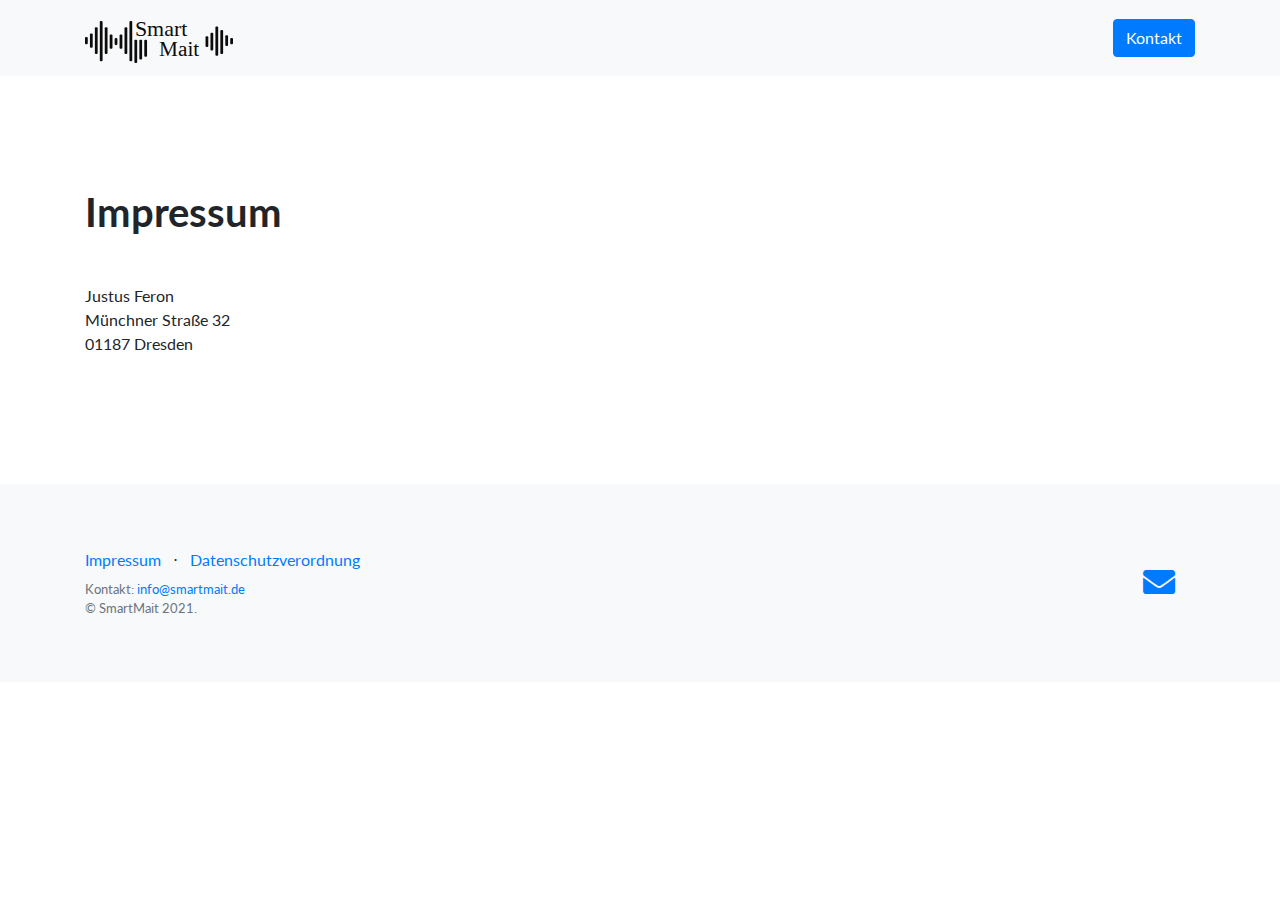
<file: impressum.html>
<!DOCTYPE html>
<html lang="de">
  <head>
    <meta charset="utf-8" />
    <meta
      name="viewport"
      content="width=device-width, initial-scale=1, shrink-to-fit=no"
    />
    <meta name="description" content="" />
    <meta name="author" content="Smartmait" />

    <title>Smartmait</title>

    <!-- favicon-->

    <link
      rel="apple-touch-icon"
      sizes="180x180"
      href="img/fav/apple-touch-icon.png"
    />
    <link
      rel="icon"
      type="image/png"
      sizes="32x32"
      href="img/fav/favicon-32x32.png"
    />
    <link
      rel="icon"
      type="image/png"
      sizes="16x16"
      href="img/fav/favicon-16x16.png"
    />
    <link
      rel="mask-icon"
      href="img/fav/safari-pinned-tab.svg"
      color="#5bbad5"
    />
    <meta name="msapplication-TileColor" content="#da532c" />

    <!-- Bootstrap core CSS -->
    <link href="vendor/bootstrap/css/bootstrap.min.css" rel="stylesheet" />

    <!-- Custom fonts for this template -->
    <link href="vendor/fontawesome-free/css/all.min.css" rel="stylesheet" />
    <link
      href="vendor/simple-line-icons/css/simple-line-icons.css"
      rel="stylesheet"
      type="text/css"
    />
    <link
      href="https://fonts.googleapis.com/css?family=Lato:300,400,700,300italic,400italic,700italic"
      rel="stylesheet"
      type="text/css"
    />

    <!-- Custom styles for this template -->
    <link href="css/landing-page.min.css" rel="stylesheet" />

    <!-- Mailchimp css-->

    <style type="text/css">
      #mc_embed_signup {
        clear: left;
      }
      /* Add your own Mailchimp form style overrides in your site stylesheet or in this style block.
   We recommend moving this block and the preceding CSS link to the HEAD of your HTML file. */
    </style>
    <style type="text/css">
      #mc-embedded-subscribe-form input[type="checkbox"] {
        display: inline;
        width: auto;
        margin-right: 10px;
      }
      #mergeRow-gdpr {
        margin-top: 20px;
      }
      #mergeRow-gdpr fieldset label {
        font-weight: normal;
      }
      #mc-embedded-subscribe-form .mc_fieldset {
        border: none;
        min-height: 0px;
        padding-bottom: 0px;
      }
    </style>
  </head>

  <body>
    <!-- Navigation -->
    <nav class="navbar navbar-light bg-light static-top">
      <div class="container">
        <a class="navbar-brand" href="/"
          ><img src="img/logo.svg" alt="Logo SmartMait" widht="208" height="50"
        /></a>
        <a class="btn btn-primary" href="mailto:info@smartmait.de"
          >Kontakt</a
        >
      </div>
    </nav>

    <!-- Testimonials -->
    <section class="testimonials">
      <div class="container">
        <h1 class="mb-5">Impressum</h1>
        <p>Justus Feron <br>Münchner Straße 32 <br> 01187 Dresden</p>
      </div>
    </section>

    <!-- Call to Action -->

    <!--section class="call-to-action text-white text-center">
      <div class="overlay"></div>
      <div class="container">
        <div class="row">
          <div class="col-xl-9 mx-auto">
            <h2 class="mb-4">Ready to get started? Sign up now!</h2>
          </div>
          <div class="col-md-10 col-lg-8 col-xl-7 mx-auto">
            <form>
              <div class="form-row">
                <div class="col-12 col-md-9 mb-2 mb-md-0">
                  <input
                    type="email"
                    class="form-control form-control-lg"
                    placeholder="Enter your email..."
                  />
                </div>
                <div class="col-12 col-md-3">
                  <button
                    type="submit"
                    class="btn btn-block btn-lg btn-primary"
                  >
                    Sign up!
                  </button>
                </div>
              </div>
            </form>
          </div>
        </div>
      </div>
    </section-->

    <!-- Footer -->
    <footer class="footer bg-light">
      <div class="container">
        <div class="row">
          <div class="col-lg-6 h-100 text-center text-lg-left my-auto">
            <ul class="list-inline mb-2">
              <li class="list-inline-item">
                <a href="/impressum">Impressum</a>
              </li>
              <li class="list-inline-item">&sdot;</li>
              <li class="list-inline-item">
                <a href="/datenschutz">Datenschutzverordnung</a>
              </li>
            </ul>
            <p class="text-muted small mb-4 mb-lg-0">
              Kontakt: <a href="mailto:info@smartmait.de">info@smartmait.de</a
              ><br />
              &copy; SmartMait 2021.
            </p>
          </div>
          <div class="col-lg-6 h-100 text-center text-lg-right my-auto">
            <ul class="list-inline mb-0">
              <li class="list-inline-item mr-3">
                <a href="mailto:info@smartmait.de">
                  <i class="fas fa-envelope fa-2x fa-fw"></i>
                </a>
              </li>
            </ul>
          </div>
        </div>
      </div>
    </footer>

    <!-- Bootstrap core JavaScript -->
    <script src="vendor/jquery/jquery.min.js"></script>
    <script src="vendor/bootstrap/js/bootstrap.bundle.min.js"></script>
  </body>
</html>
</file>
<file: vendor/simple-line-icons/css/simple-line-icons.css>
/*
* Font Face
*/
@font-face {
  font-family: 'simple-line-icons';
  src: url('../fonts/Simple-Line-Icons.eot?v=2.4.0');
  src: url('../fonts/Simple-Line-Icons.eot?v=2.4.0#iefix') format('embedded-opentype'), url('../fonts/Simple-Line-Icons.woff2?v=2.4.0') format('woff2'), url('../fonts/Simple-Line-Icons.ttf?v=2.4.0') format('truetype'), url('../fonts/Simple-Line-Icons.woff?v=2.4.0') format('woff'), url('../fonts/Simple-Line-Icons.svg?v=2.4.0#simple-line-icons') format('svg');
  font-weight: normal;
  font-style: normal;
}
/*
 Use the following code if you want to have a class per icon.
 Instead of a list of all class selectors, you can use the generic [class*="icon-"] selector,
 but it's slower.
*/
.icon-user,
.icon-people,
.icon-user-female,
.icon-user-follow,
.icon-user-following,
.icon-user-unfollow,
.icon-login,
.icon-logout,
.icon-emotsmile,
.icon-phone,
.icon-call-end,
.icon-call-in,
.icon-call-out,
.icon-map,
.icon-location-pin,
.icon-direction,
.icon-directions,
.icon-compass,
.icon-layers,
.icon-menu,
.icon-list,
.icon-options-vertical,
.icon-options,
.icon-arrow-down,
.icon-arrow-left,
.icon-arrow-right,
.icon-arrow-up,
.icon-arrow-up-circle,
.icon-arrow-left-circle,
.icon-arrow-right-circle,
.icon-arrow-down-circle,
.icon-check,
.icon-clock,
.icon-plus,
.icon-minus,
.icon-close,
.icon-event,
.icon-exclamation,
.icon-organization,
.icon-trophy,
.icon-screen-smartphone,
.icon-screen-desktop,
.icon-plane,
.icon-notebook,
.icon-mustache,
.icon-mouse,
.icon-magnet,
.icon-energy,
.icon-disc,
.icon-cursor,
.icon-cursor-move,
.icon-crop,
.icon-chemistry,
.icon-speedometer,
.icon-shield,
.icon-screen-tablet,
.icon-magic-wand,
.icon-hourglass,
.icon-graduation,
.icon-ghost,
.icon-game-controller,
.icon-fire,
.icon-eyeglass,
.icon-envelope-open,
.icon-envelope-letter,
.icon-bell,
.icon-badge,
.icon-anchor,
.icon-wallet,
.icon-vector,
.icon-speech,
.icon-puzzle,
.icon-printer,
.icon-present,
.icon-playlist,
.icon-pin,
.icon-picture,
.icon-handbag,
.icon-globe-alt,
.icon-globe,
.icon-folder-alt,
.icon-folder,
.icon-film,
.icon-feed,
.icon-drop,
.icon-drawer,
.icon-docs,
.icon-doc,
.icon-diamond,
.icon-cup,
.icon-calculator,
.icon-bubbles,
.icon-briefcase,
.icon-book-open,
.icon-basket-loaded,
.icon-basket,
.icon-bag,
.icon-action-undo,
.icon-action-redo,
.icon-wrench,
.icon-umbrella,
.icon-trash,
.icon-tag,
.icon-support,
.icon-frame,
.icon-size-fullscreen,
.icon-size-actual,
.icon-shuffle,
.icon-share-alt,
.icon-share,
.icon-rocket,
.icon-question,
.icon-pie-chart,
.icon-pencil,
.icon-note,
.icon-loop,
.icon-home,
.icon-grid,
.icon-graph,
.icon-microphone,
.icon-music-tone-alt,
.icon-music-tone,
.icon-earphones-alt,
.icon-earphones,
.icon-equalizer,
.icon-like,
.icon-dislike,
.icon-control-start,
.icon-control-rewind,
.icon-control-play,
.icon-control-pause,
.icon-control-forward,
.icon-control-end,
.icon-volume-1,
.icon-volume-2,
.icon-volume-off,
.icon-calendar,
.icon-bulb,
.icon-chart,
.icon-ban,
.icon-bubble,
.icon-camrecorder,
.icon-camera,
.icon-cloud-download,
.icon-cloud-upload,
.icon-envelope,
.icon-eye,
.icon-flag,
.icon-heart,
.icon-info,
.icon-key,
.icon-link,
.icon-lock,
.icon-lock-open,
.icon-magnifier,
.icon-magnifier-add,
.icon-magnifier-remove,
.icon-paper-clip,
.icon-paper-plane,
.icon-power,
.icon-refresh,
.icon-reload,
.icon-settings,
.icon-star,
.icon-symbol-female,
.icon-symbol-male,
.icon-target,
.icon-credit-card,
.icon-paypal,
.icon-social-tumblr,
.icon-social-twitter,
.icon-social-facebook,
.icon-social-instagram,
.icon-social-linkedin,
.icon-social-pinterest,
.icon-social-github,
.icon-social-google,
.icon-social-reddit,
.icon-social-skype,
.icon-social-dribbble,
.icon-social-behance,
.icon-social-foursqare,
.icon-social-soundcloud,
.icon-social-spotify,
.icon-social-stumbleupon,
.icon-social-youtube,
.icon-social-dropbox,
.icon-social-vkontakte,
.icon-social-steam {
  font-family: 'simple-line-icons';
  speak: none;
  font-style: normal;
  font-weight: normal;
  font-variant: normal;
  text-transform: none;
  line-height: 1;
  /* Better Font Rendering =========== */
  -webkit-font-smoothing: antialiased;
  -moz-osx-font-smoothing: grayscale;
}
.icon-user:before {
  content: "\e005";
}
.icon-people:before {
  content: "\e001";
}
.icon-user-female:before {
  content: "\e000";
}
.icon-user-follow:before {
  content: "\e002";
}
.icon-user-following:before {
  content: "\e003";
}
.icon-user-unfollow:before {
  content: "\e004";
}
.icon-login:before {
  content: "\e066";
}
.icon-logout:before {
  content: "\e065";
}
.icon-emotsmile:before {
  content: "\e021";
}
.icon-phone:before {
  content: "\e600";
}
.icon-call-end:before {
  content: "\e048";
}
.icon-call-in:before {
  content: "\e047";
}
.icon-call-out:before {
  content: "\e046";
}
.icon-map:before {
  content: "\e033";
}
.icon-location-pin:before {
  content: "\e096";
}
.icon-direction:before {
  content: "\e042";
}
.icon-directions:before {
  content: "\e041";
}
.icon-compass:before {
  content: "\e045";
}
.icon-layers:before {
  content: "\e034";
}
.icon-menu:before {
  content: "\e601";
}
.icon-list:before {
  content: "\e067";
}
.icon-options-vertical:before {
  content: "\e602";
}
.icon-options:before {
  content: "\e603";
}
.icon-arrow-down:before {
  content: "\e604";
}
.icon-arrow-left:before {
  content: "\e605";
}
.icon-arrow-right:before {
  content: "\e606";
}
.icon-arrow-up:before {
  content: "\e607";
}
.icon-arrow-up-circle:before {
  content: "\e078";
}
.icon-arrow-left-circle:before {
  content: "\e07a";
}
.icon-arrow-right-circle:before {
  content: "\e079";
}
.icon-arrow-down-circle:before {
  content: "\e07b";
}
.icon-check:before {
  content: "\e080";
}
.icon-clock:before {
  content: "\e081";
}
.icon-plus:before {
  content: "\e095";
}
.icon-minus:before {
  content: "\e615";
}
.icon-close:before {
  content: "\e082";
}
.icon-event:before {
  content: "\e619";
}
.icon-exclamation:before {
  content: "\e617";
}
.icon-organization:before {
  content: "\e616";
}
.icon-trophy:before {
  content: "\e006";
}
.icon-screen-smartphone:before {
  content: "\e010";
}
.icon-screen-desktop:before {
  content: "\e011";
}
.icon-plane:before {
  content: "\e012";
}
.icon-notebook:before {
  content: "\e013";
}
.icon-mustache:before {
  content: "\e014";
}
.icon-mouse:before {
  content: "\e015";
}
.icon-magnet:before {
  content: "\e016";
}
.icon-energy:before {
  content: "\e020";
}
.icon-disc:before {
  content: "\e022";
}
.icon-cursor:before {
  content: "\e06e";
}
.icon-cursor-move:before {
  content: "\e023";
}
.icon-crop:before {
  content: "\e024";
}
.icon-chemistry:before {
  content: "\e026";
}
.icon-speedometer:before {
  content: "\e007";
}
.icon-shield:before {
  content: "\e00e";
}
.icon-screen-tablet:before {
  content: "\e00f";
}
.icon-magic-wand:before {
  content: "\e017";
}
.icon-hourglass:before {
  content: "\e018";
}
.icon-graduation:before {
  content: "\e019";
}
.icon-ghost:before {
  content: "\e01a";
}
.icon-game-controller:before {
  content: "\e01b";
}
.icon-fire:before {
  content: "\e01c";
}
.icon-eyeglass:before {
  content: "\e01d";
}
.icon-envelope-open:before {
  content: "\e01e";
}
.icon-envelope-letter:before {
  content: "\e01f";
}
.icon-bell:before {
  content: "\e027";
}
.icon-badge:before {
  content: "\e028";
}
.icon-anchor:before {
  content: "\e029";
}
.icon-wallet:before {
  content: "\e02a";
}
.icon-vector:before {
  content: "\e02b";
}
.icon-speech:before {
  content: "\e02c";
}
.icon-puzzle:before {
  content: "\e02d";
}
.icon-printer:before {
  content: "\e02e";
}
.icon-present:before {
  content: "\e02f";
}
.icon-playlist:before {
  content: "\e030";
}
.icon-pin:before {
  content: "\e031";
}
.icon-picture:before {
  content: "\e032";
}
.icon-handbag:before {
  content: "\e035";
}
.icon-globe-alt:before {
  content: "\e036";
}
.icon-globe:before {
  content: "\e037";
}
.icon-folder-alt:before {
  content: "\e039";
}
.icon-folder:before {
  content: "\e089";
}
.icon-film:before {
  content: "\e03a";
}
.icon-feed:before {
  content: "\e03b";
}
.icon-drop:before {
  content: "\e03e";
}
.icon-drawer:before {
  content: "\e03f";
}
.icon-docs:before {
  content: "\e040";
}
.icon-doc:before {
  content: "\e085";
}
.icon-diamond:before {
  content: "\e043";
}
.icon-cup:before {
  content: "\e044";
}
.icon-calculator:before {
  content: "\e049";
}
.icon-bubbles:before {
  content: "\e04a";
}
.icon-briefcase:before {
  content: "\e04b";
}
.icon-book-open:before {
  content: "\e04c";
}
.icon-basket-loaded:before {
  content: "\e04d";
}
.icon-basket:before {
  content: "\e04e";
}
.icon-bag:before {
  content: "\e04f";
}
.icon-action-undo:before {
  content: "\e050";
}
.icon-action-redo:before {
  content: "\e051";
}
.icon-wrench:before {
  content: "\e052";
}
.icon-umbrella:before {
  content: "\e053";
}
.icon-trash:before {
  content: "\e054";
}
.icon-tag:before {
  content: "\e055";
}
.icon-support:before {
  content: "\e056";
}
.icon-frame:before {
  content: "\e038";
}
.icon-size-fullscreen:before {
  content: "\e057";
}
.icon-size-actual:before {
  content: "\e058";
}
.icon-shuffle:before {
  content: "\e059";
}
.icon-share-alt:before {
  content: "\e05a";
}
.icon-share:before {
  content: "\e05b";
}
.icon-rocket:before {
  content: "\e05c";
}
.icon-question:before {
  content: "\e05d";
}
.icon-pie-chart:before {
  content: "\e05e";
}
.icon-pencil:before {
  content: "\e05f";
}
.icon-note:before {
  content: "\e060";
}
.icon-loop:before {
  content: "\e064";
}
.icon-home:before {
  content: "\e069";
}
.icon-grid:before {
  content: "\e06a";
}
.icon-graph:before {
  content: "\e06b";
}
.icon-microphone:before {
  content: "\e063";
}
.icon-music-tone-alt:before {
  content: "\e061";
}
.icon-music-tone:before {
  content: "\e062";
}
.icon-earphones-alt:before {
  content: "\e03c";
}
.icon-earphones:before {
  content: "\e03d";
}
.icon-equalizer:before {
  content: "\e06c";
}
.icon-like:before {
  content: "\e068";
}
.icon-dislike:before {
  content: "\e06d";
}
.icon-control-start:before {
  content: "\e06f";
}
.icon-control-rewind:before {
  content: "\e070";
}
.icon-control-play:before {
  content: "\e071";
}
.icon-control-pause:before {
  content: "\e072";
}
.icon-control-forward:before {
  content: "\e073";
}
.icon-control-end:before {
  content: "\e074";
}
.icon-volume-1:before {
  content: "\e09f";
}
.icon-volume-2:before {
  content: "\e0a0";
}
.icon-volume-off:before {
  content: "\e0a1";
}
.icon-calendar:before {
  content: "\e075";
}
.icon-bulb:before {
  content: "\e076";
}
.icon-chart:before {
  content: "\e077";
}
.icon-ban:before {
  content: "\e07c";
}
.icon-bubble:before {
  content: "\e07d";
}
.icon-camrecorder:before {
  content: "\e07e";
}
.icon-camera:before {
  content: "\e07f";
}
.icon-cloud-download:before {
  content: "\e083";
}
.icon-cloud-upload:before {
  content: "\e084";
}
.icon-envelope:before {
  content: "\e086";
}
.icon-eye:before {
  content: "\e087";
}
.icon-flag:before {
  content: "\e088";
}
.icon-heart:before {
  content: "\e08a";
}
.icon-info:before {
  content: "\e08b";
}
.icon-key:before {
  content: "\e08c";
}
.icon-link:before {
  content: "\e08d";
}
.icon-lock:before {
  content: "\e08e";
}
.icon-lock-open:before {
  content: "\e08f";
}
.icon-magnifier:before {
  content: "\e090";
}
.icon-magnifier-add:before {
  content: "\e091";
}
.icon-magnifier-remove:before {
  content: "\e092";
}
.icon-paper-clip:before {
  content: "\e093";
}
.icon-paper-plane:before {
  content: "\e094";
}
.icon-power:before {
  content: "\e097";
}
.icon-refresh:before {
  content: "\e098";
}
.icon-reload:before {
  content: "\e099";
}
.icon-settings:before {
  content: "\e09a";
}
.icon-star:before {
  content: "\e09b";
}
.icon-symbol-female:before {
  content: "\e09c";
}
.icon-symbol-male:before {
  content: "\e09d";
}
.icon-target:before {
  content: "\e09e";
}
.icon-credit-card:before {
  content: "\e025";
}
.icon-paypal:before {
  content: "\e608";
}
.icon-social-tumblr:before {
  content: "\e00a";
}
.icon-social-twitter:before {
  content: "\e009";
}
.icon-social-facebook:before {
  content: "\e00b";
}
.icon-social-instagram:before {
  content: "\e609";
}
.icon-social-linkedin:before {
  content: "\e60a";
}
.icon-social-pinterest:before {
  content: "\e60b";
}
.icon-social-github:before {
  content: "\e60c";
}
.icon-social-google:before {
  content: "\e60d";
}
.icon-social-reddit:before {
  content: "\e60e";
}
.icon-social-skype:before {
  content: "\e60f";
}
.icon-social-dribbble:before {
  content: "\e00d";
}
.icon-social-behance:before {
  content: "\e610";
}
.icon-social-foursqare:before {
  content: "\e611";
}
.icon-social-soundcloud:before {
  content: "\e612";
}
.icon-social-spotify:before {
  content: "\e613";
}
.icon-social-stumbleupon:before {
  content: "\e614";
}
.icon-social-youtube:before {
  content: "\e008";
}
.icon-social-dropbox:before {
  content: "\e00c";
}
.icon-social-vkontakte:before {
  content: "\e618";
}
.icon-social-steam:before {
  content: "\e620";
}
</file>
<file: css/landing-page.min.css>
/*!
 * Start Bootstrap - Landing Page v5.0.9 (https://startbootstrap.com/theme/landing-page)
 * Copyright 2013-2020 Start Bootstrap
 * Licensed under MIT (https://github.com/StartBootstrap/startbootstrap-landing-page/blob/master/LICENSE)
 */
body {
  font-family: Lato, "Helvetica Neue", Helvetica, Arial, sans-serif;
}
h1,
h2,
h3,
h4,
h5,
h6 {
  font-family: Lato, "Helvetica Neue", Helvetica, Arial, sans-serif;
  font-weight: 700;
}
header.masthead {
  position: relative;
  background-color: #343a40;
  background: url(../img/bg.jpg) no-repeat center center;
  background-size: cover;
  padding-top: 8rem;
  padding-bottom: 8rem;
}
header.masthead .overlay {
    position: absolute;
    background-color: #000000;
    height: 100%;
    width: 100%;
    top: 0;
    left: 0;
    opacity: 0.5;
}
header.masthead h1 {
  font-size: 2rem;
}
@media (min-width: 768px) {
  header.masthead {
    padding-top: 12rem;
    padding-bottom: 12rem;
  }
  header.masthead h1 {
    font-size: 3rem;
  }
}
.showcase .showcase-text {
  padding: 3rem;
}
.showcase .showcase-img {
  min-height: 30rem;
  background-size: cover;
}
@media (min-width: 768px) {
  .showcase .showcase-text {
    padding: 7rem;
  }
}
.features-icons {
  padding-top: 7rem;
  padding-bottom: 7rem;
}
.features-icons .features-icons-item {
  max-width: 20rem;
}
.features-icons .features-icons-item .features-icons-icon {
  height: 7rem;
}
.features-icons .features-icons-item .features-icons-icon i {
  font-size: 4.5rem;
}
.features-icons .features-icons-item:hover .features-icons-icon i {
  font-size: 5rem;
}
.testimonials {
  padding-top: 7rem;
  padding-bottom: 7rem;
}
.testimonials .testimonial-item {
  max-width: 18rem;
}
.testimonials .testimonial-item img {
  max-width: 12rem;
  box-shadow: 0 5px 5px 0 #adb5bd;
}
.call-to-action {
  position: relative;
  background-color: #343a40;
  background: url(../img/bg.jpg) no-repeat center center;
  background-size: cover;
  padding-top: 7rem;
  padding-bottom: 7rem;
}
.call-to-action .overlay {
  position: absolute;
  background-color: #212529;
  height: 100%;
  width: 100%;
  top: 0;
  left: 0;
  opacity: 0.3;
}
footer.footer {
  padding-top: 4rem;
  padding-bottom: 4rem;
}
</file>
